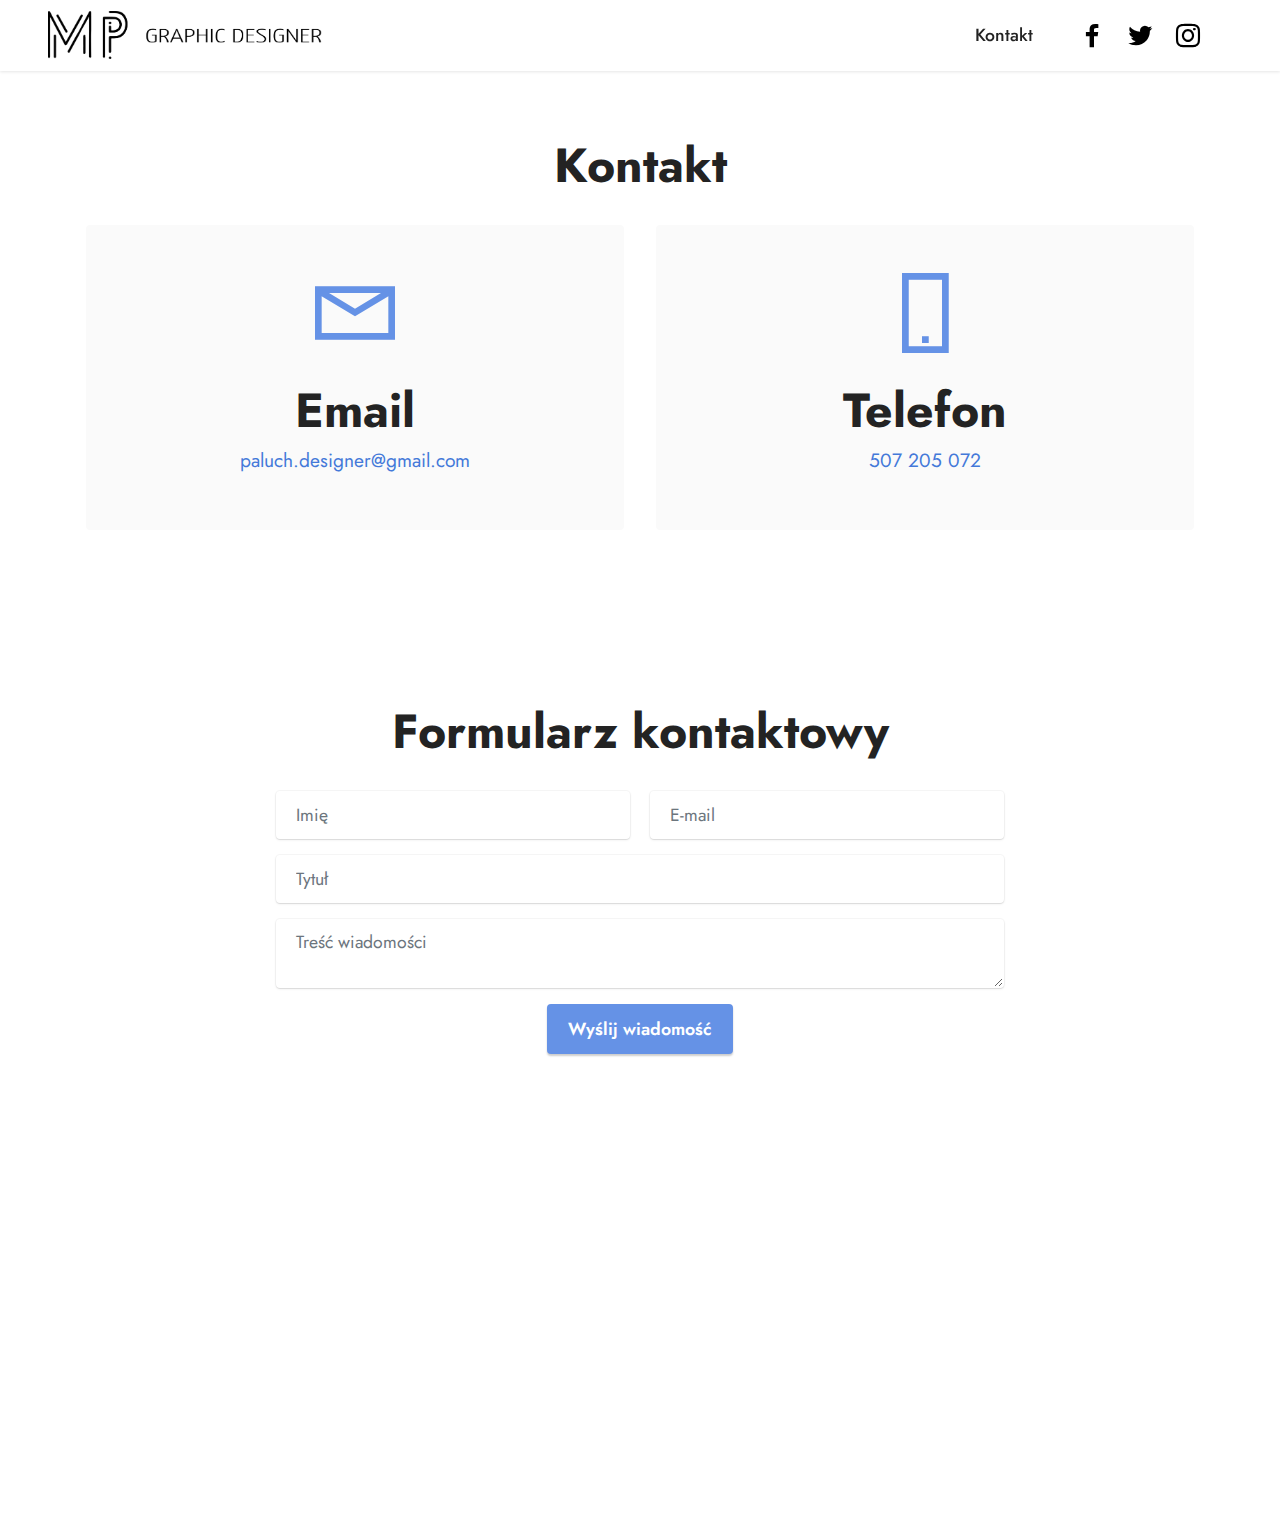
<file: page2.html>
<!DOCTYPE html>
<html  >
<head>
  <!-- Site made with Mobirise Website Builder v5.6.13, https://mobirise.com -->
  <meta charset="UTF-8">
  <meta http-equiv="X-UA-Compatible" content="IE=edge">
  <meta name="generator" content="Mobirise v5.6.13, mobirise.com">
  <meta name="twitter:card" content="summary_large_image"/>
  <meta name="twitter:image:src" content="">
  <meta property="og:image" content="">
  <meta name="twitter:title" content="Kontakt">
  <meta name="viewport" content="width=device-width, initial-scale=1, minimum-scale=1">
  <link rel="shortcut icon" href="assets/images/img-2691.png" type="image/x-icon">
  <meta name="description" content="">
  
  
  <title>Kontakt</title>
  <link rel="stylesheet" href="assets/web/assets/mobirise-icons2/mobirise2.css">
  <link rel="stylesheet" href="assets/bootstrap/css/bootstrap.min.css">
  <link rel="stylesheet" href="assets/bootstrap/css/bootstrap-grid.min.css">
  <link rel="stylesheet" href="assets/bootstrap/css/bootstrap-reboot.min.css">
  <link rel="stylesheet" href="assets/animatecss/animate.css">
  <link rel="stylesheet" href="assets/dropdown/css/style.css">
  <link rel="stylesheet" href="assets/socicon/css/styles.css">
  <link rel="stylesheet" href="assets/theme/css/style.css">
  <link rel="preload" href="https://fonts.googleapis.com/css?family=Jost:100,200,300,400,500,600,700,800,900,100i,200i,300i,400i,500i,600i,700i,800i,900i&display=swap" as="style" onload="this.onload=null;this.rel='stylesheet'">
  <noscript><link rel="stylesheet" href="https://fonts.googleapis.com/css?family=Jost:100,200,300,400,500,600,700,800,900,100i,200i,300i,400i,500i,600i,700i,800i,900i&display=swap"></noscript>
  <link rel="preload" as="style" href="assets/mobirise/css/mbr-additional.css"><link rel="stylesheet" href="assets/mobirise/css/mbr-additional.css" type="text/css">
  
  
  
  
</head>
<body>
  
  <section data-bs-version="5.1" class="menu menu3 cid-tnsOmHPYHA" once="menu" id="menu3-a">
    
    <nav class="navbar navbar-dropdown navbar-fixed-top navbar-expand-lg">
        <div class="container-fluid">
            <div class="navbar-brand">
                <span class="navbar-logo">
                    <a href="index.html">
                        <img src="assets/images/bez-nazwy-10.png" alt="Mobirise Website Builder" style="height: 3rem;">
                    </a>
                </span>
                <span class="navbar-caption-wrap"><a class="navbar-caption text-black display-7" href="https://mobiri.se"></a></span>
            </div>
            <button class="navbar-toggler" type="button" data-toggle="collapse" data-bs-toggle="collapse" data-target="#navbarSupportedContent" data-bs-target="#navbarSupportedContent" aria-controls="navbarNavAltMarkup" aria-expanded="false" aria-label="Toggle navigation">
                <div class="hamburger">
                    <span></span>
                    <span></span>
                    <span></span>
                    <span></span>
                </div>
            </button>
            <div class="collapse navbar-collapse" id="navbarSupportedContent">
                <ul class="navbar-nav nav-dropdown nav-right" data-app-modern-menu="true"><li class="nav-item"><a class="nav-link link text-black text-primary display-4" href="page2.html#contacts1-c">Kontakt</a>
                    </li></ul>
                <div class="icons-menu">
                    <a class="iconfont-wrapper" href="https://mobiri.se" target="_blank">
                        <span class="p-2 mbr-iconfont socicon-facebook socicon"></span>
                    </a>
                    <a class="iconfont-wrapper" href="https://mobiri.se" target="_blank">
                        <span class="p-2 mbr-iconfont socicon-twitter socicon"></span>
                    </a>
                    <a class="iconfont-wrapper" href="https://www.instagram.com/paluchdesigner/" target="_blank">
                        <span class="p-2 mbr-iconfont socicon-instagram socicon"></span>
                    </a>
                    
                </div>
                
            </div>
        </div>
    </nav>
</section>

<section data-bs-version="5.1" class="contacts1 cid-tntIyEHLnj" id="contacts1-c">

    

    
    
    <div class="container">
        <div class="mbr-section-head">
            <h3 class="mbr-section-title mbr-fonts-style align-center mb-0 display-2">
                <strong>Kontakt</strong></h3>
            
        </div>
        <div class="row justify-content-center mt-4">
            <div class="card col-12 col-lg-6">
                <div class="card-wrapper">
                    <div class="card-box align-center">
                        <div class="image-wrapper">
                            <span class="mbr-iconfont mobi-mbri-letter mobi-mbri"></span>
                        </div>
                        <h4 class="card-title mbr-fonts-style mb-2 display-2">
                            <strong>Email</strong>
                        </h4>
                        
                        <h5 class="link mbr-fonts-style display-7">paluch.designer@gmail.com</h5>
                    </div>
                </div>
            </div>
            <div class="card col-12 col-lg-6">
                <div class="card-wrapper">
                    <div class="card-box align-center">
                        <div class="image-wrapper">
                            <span class="mbr-iconfont mobi-mbri-mobile-2 mobi-mbri"></span>
                        </div>
                        <h4 class="card-title mbr-fonts-style align-center mb-2 display-2">
                            <strong>Telefon</strong></h4>
                        
                        <h5 class="link mbr-black mbr-fonts-style display-7">507 205 072</h5>
                    </div>
                </div>
            </div>
        </div>
    </div>
</section>

<section data-bs-version="5.1" class="form5 cid-tntIEHZ7g5" id="form5-e">
    
    
    <div class="container">
        <div class="mbr-section-head">
            <h3 class="mbr-section-title mbr-fonts-style align-center mb-0 display-2"><strong>Formularz kontaktowy</strong></h3>
            
        </div>
        <div class="row justify-content-center mt-4">
            <div class="col-lg-8 mx-auto mbr-form" data-form-type="formoid">
                <form action="https://mobirise.eu/" method="POST" class="mbr-form form-with-styler" data-form-title="Form Name"><input type="hidden" name="email" data-form-email="true" value="Qz5cJ9AJB/MJViIzBq75wXOx7b7gzWIVj/lOhvgysTzjVodo73r20gzk9IUYNxVK3yX9zEfoElKLralO9yetAermlxoStSiosa1Gla/+jUmXhYyeUGuuLJRRajphssEu">
                    <div class="row">
                        <div hidden="hidden" data-form-alert="" class="alert alert-success col-12">Thanks for filling out the form!</div>
                        <div hidden="hidden" data-form-alert-danger="" class="alert alert-danger col-12">
                            Oops...! some problem!
                        </div>
                    </div>
                    <div class="dragArea row">
                        <div class="col-md col-sm-12 form-group mb-3" data-for="name">
                            <input type="text" name="name" placeholder="Imię" data-form-field="name" class="form-control" value="" id="name-form5-e">
                        </div>
                        <div class="col-md col-sm-12 form-group mb-3" data-for="email">
                            <input type="email" name="email" placeholder="E-mail" data-form-field="email" class="form-control" value="" id="email-form5-e">
                        </div>
                        <div class="col-12 form-group mb-3" data-for="url">
                            <input type="url" name="url" placeholder="Tytuł" data-form-field="url" class="form-control" value="" id="url-form5-e">
                        </div>
                        <div class="col-12 form-group mb-3" data-for="textarea">
                            <textarea name="textarea" placeholder="Treść wiadomości" data-form-field="textarea" class="form-control" id="textarea-form5-e"></textarea>
                        </div>
                        <div class="col-lg-12 col-md-12 col-sm-12 align-center mbr-section-btn"><button type="submit" class="btn btn-primary display-4">Wyślij wiadomość</button></div>
                    </div>
                </form>
            </div>
        </div>
    </div>
</section>

<section data-bs-version="5.1" class="social1 cid-tntIzzeFGF" id="share1-d">
    
    

    
    

    <div class="container">
        <div class="media-container-row">
            <div class="col-12">
                <h3 class="mbr-section-title mb-3 align-center mbr-fonts-style display-2">
                    <strong>Udostępnij</strong></h3>
                <div>
                    <div class="mbr-social-likes align-center">
                        <span class="btn btn-social socicon-bg-facebook facebook m-2">
                            <i class="socicon socicon-facebook"></i>
                        </span>
                        <span class="btn btn-social twitter socicon-bg-twitter m-2">
                            <i class="socicon socicon-twitter"></i>
                        </span>
                        <span class="btn btn-social vkontakte socicon-bg-vkontakte m-2">
                            <i class="socicon socicon-vkontakte"></i>
                        </span>
                        <span class="btn btn-social odnoklassniki socicon-bg-odnoklassniki m-2">
                            <i class="socicon socicon-odnoklassniki"></i>
                        </span>
                        <span class="btn btn-social pinterest socicon-bg-pinterest m-2">
                            <i class="socicon socicon-pinterest"></i>
                        </span>
                        <span class="btn btn-social mailru socicon-bg-mail m-2">
                            <i class="socicon socicon-mail"></i>
                        </span>
                    </div>
                </div>
            </div>
        </div>
    </div>
</section><section class="display-7" style="padding: 0;align-items: center;justify-content: center;flex-wrap: wrap;    align-content: center;display: flex;position: relative;height: 4rem;"><a href="https://mobiri.se/" style="flex: 1 1;height: 4rem;position: absolute;width: 100%;z-index: 1;"><img alt="" style="height: 4rem;" src="[data-uri]"></a><p style="margin: 0;text-align: center;" class="display-7">Made with &#8204;</p><a style="z-index:1" href="https://mobirise.com"> Website Software</a></section><script src="assets/bootstrap/js/bootstrap.bundle.min.js"></script>  <script src="assets/smoothscroll/smooth-scroll.js"></script>  <script src="assets/ytplayer/index.js"></script>  <script src="assets/dropdown/js/navbar-dropdown.js"></script>  <script src="assets/sociallikes/social-likes.js"></script>  <script src="assets/theme/js/script.js"></script>  <script src="assets/formoid/formoid.min.js"></script>  
  
  
  <input name="animation" type="hidden">
  </body>
</html>
</file>
<file: assets/web/assets/mobirise-icons2/mobirise2.css>
@font-face {
  font-family: 'Moririse2';
  font-display: swap;
  src:  url('mobirise2.eot?f2bix4');
  src:  url('mobirise2.eot?f2bix4#iefix') format('embedded-opentype'),
    url('mobirise2.ttf?f2bix4') format('truetype'),
    url('mobirise2.woff?f2bix4') format('woff'),
    url('mobirise2.svg?f2bix4#mobirise2') format('svg');
  font-weight: normal;
  font-style: normal;
}

[class^="mobi-"], [class*=" mobi-"] {
  /* use !important to prevent issues with browser extensions that change fonts */
  font-family: 'Moririse2' !important;
  speak: none;
  font-style: normal;
  font-weight: normal;
  font-variant: normal;
  text-transform: none;
  line-height: 1;

  /* Better Font Rendering =========== */
  -webkit-font-smoothing: antialiased;
  -moz-osx-font-smoothing: grayscale;
}

.mobi-mbri-add-submenu:before {
  content: "\e900";
}
.mobi-mbri-alert:before {
  content: "\e901";
}
.mobi-mbri-align-center:before {
  content: "\e902";
}
.mobi-mbri-align-justify:before {
  content: "\e903";
}
.mobi-mbri-align-left:before {
  content: "\e904";
}
.mobi-mbri-align-right:before {
  content: "\e905";
}
.mobi-mbri-android:before {
  content: "\e906";
}
.mobi-mbri-apple:before {
  content: "\e907";
}
.mobi-mbri-arrow-down:before {
  content: "\e908";
}
.mobi-mbri-arrow-next:before {
  content: "\e909";
}
.mobi-mbri-arrow-prev:before {
  content: "\e90a";
}
.mobi-mbri-arrow-up:before {
  content: "\e90b";
}
.mobi-mbri-bold:before {
  content: "\e90c";
}
.mobi-mbri-bookmark:before {
  content: "\e90d";
}
.mobi-mbri-bootstrap:before {
  content: "\e90e";
}
.mobi-mbri-briefcase:before {
  content: "\e90f";
}
.mobi-mbri-browse:before {
  content: "\e910";
}
.mobi-mbri-bulleted-list:before {
  content: "\e911";
}
.mobi-mbri-calendar:before {
  content: "\e912";
}
.mobi-mbri-camera:before {
  content: "\e913";
}
.mobi-mbri-cart-add:before {
  content: "\e914";
}
.mobi-mbri-cart-full:before {
  content: "\e915";
}
.mobi-mbri-cash:before {
  content: "\e916";
}
.mobi-mbri-change-style:before {
  content: "\e917";
}
.mobi-mbri-chat:before {
  content: "\e918";
}
.mobi-mbri-clock:before {
  content: "\e919";
}
.mobi-mbri-close:before {
  content: "\e91a";
}
.mobi-mbri-cloud:before {
  content: "\e91b";
}
.mobi-mbri-code:before {
  content: "\e91c";
}
.mobi-mbri-contact-form:before {
  content: "\e91d";
}
.mobi-mbri-credit-card:before {
  content: "\e91e";
}
.mobi-mbri-cursor-click:before {
  content: "\e91f";
}
.mobi-mbri-cust-feedback:before {
  content: "\e920";
}
.mobi-mbri-database:before {
  content: "\e921";
}
.mobi-mbri-delivery:before {
  content: "\e922";
}
.mobi-mbri-desktop:before {
  content: "\e923";
}
.mobi-mbri-devices:before {
  content: "\e924";
}
.mobi-mbri-down:before {
  content: "\e925";
}
.mobi-mbri-download-2:before {
  content: "\e926";
}
.mobi-mbri-download:before {
  content: "\e927";
}
.mobi-mbri-drag-n-drop-2:before {
  content: "\e928";
}
.mobi-mbri-drag-n-drop:before {
  content: "\e929";
}
.mobi-mbri-edit-2:before {
  content: "\e92a";
}
.mobi-mbri-edit:before {
  content: "\e92b";
}
.mobi-mbri-error:before {
  content: "\e92c";
}
.mobi-mbri-extension:before {
  content: "\e92d";
}
.mobi-mbri-features:before {
  content: "\e92e";
}
.mobi-mbri-file:before {
  content: "\e92f";
}
.mobi-mbri-flag:before {
  content: "\e930";
}
.mobi-mbri-folder:before {
  content: "\e931";
}
.mobi-mbri-gift:before {
  content: "\e932";
}
.mobi-mbri-github:before {
  content: "\e933";
}
.mobi-mbri-globe-2:before {
  content: "\e934";
}
.mobi-mbri-globe:before {
  content: "\e935";
}
.mobi-mbri-growing-chart:before {
  content: "\e936";
}
.mobi-mbri-hearth:before {
  content: "\e937";
}
.mobi-mbri-help:before {
  content: "\e938";
}
.mobi-mbri-home:before {
  content: "\e939";
}
.mobi-mbri-hot-cup:before {
  content: "\e93a";
}
.mobi-mbri-idea:before {
  content: "\e93b";
}
.mobi-mbri-image-gallery:before {
  content: "\e93c";
}
.mobi-mbri-image-slider:before {
  content: "\e93d";
}
.mobi-mbri-info:before {
  content: "\e93e";
}
.mobi-mbri-italic:before {
  content: "\e93f";
}
.mobi-mbri-key:before {
  content: "\e940";
}
.mobi-mbri-laptop:before {
  content: "\e941";
}
.mobi-mbri-layers:before {
  content: "\e942";
}
.mobi-mbri-left-right:before {
  content: "\e943";
}
.mobi-mbri-left:before {
  content: "\e944";
}
.mobi-mbri-letter:before {
  content: "\e945";
}
.mobi-mbri-like:before {
  content: "\e946";
}
.mobi-mbri-link:before {
  content: "\e947";
}
.mobi-mbri-lock:before {
  content: "\e948";
}
.mobi-mbri-login:before {
  content: "\e949";
}
.mobi-mbri-logout:before {
  content: "\e94a";
}
.mobi-mbri-magic-stick:before {
  content: "\e94b";
}
.mobi-mbri-map-pin:before {
  content: "\e94c";
}
.mobi-mbri-menu:before {
  content: "\e94d";
}
.mobi-mbri-mobile-2:before {
  content: "\e94e";
}
.mobi-mbri-mobile-horizontal:before {
  content: "\e94f";
}
.mobi-mbri-mobile:before {
  content: "\e950";
}
.mobi-mbri-mobirise:before {
  content: "\e951";
}
.mobi-mbri-more-horizontal:before {
  content: "\e952";
}
.mobi-mbri-more-vertical:before {
  content: "\e953";
}
.mobi-mbri-music:before {
  content: "\e954";
}
.mobi-mbri-new-file:before {
  content: "\e955";
}
.mobi-mbri-numbered-list:before {
  content: "\e956";
}
.mobi-mbri-opened-folder:before {
  content: "\e957";
}
.mobi-mbri-pages:before {
  content: "\e958";
}
.mobi-mbri-paper-plane:before {
  content: "\e959";
}
.mobi-mbri-paperclip:before {
  content: "\e95a";
}
.mobi-mbri-phone:before {
  content: "\e95b";
}
.mobi-mbri-photo:before {
  content: "\e95c";
}
.mobi-mbri-photos:before {
  content: "\e95d";
}
.mobi-mbri-pin:before {
  content: "\e95e";
}
.mobi-mbri-play:before {
  content: "\e95f";
}
.mobi-mbri-plus:before {
  content: "\e960";
}
.mobi-mbri-preview:before {
  content: "\e961";
}
.mobi-mbri-print:before {
  content: "\e962";
}
.mobi-mbri-protect:before {
  content: "\e963";
}
.mobi-mbri-question:before {
  content: "\e964";
}
.mobi-mbri-quote-left:before {
  content: "\e965";
}
.mobi-mbri-quote-right:before {
  content: "\e966";
}
.mobi-mbri-redo:before {
  content: "\e967";
}
.mobi-mbri-refresh:before {
  content: "\e968";
}
.mobi-mbri-responsive-2:before {
  content: "\e969";
}
.mobi-mbri-responsive:before {
  content: "\e96a";
}
.mobi-mbri-right:before {
  content: "\e96b";
}
.mobi-mbri-rocket:before {
  content: "\e96c";
}
.mobi-mbri-sad-face:before {
  content: "\e96d";
}
.mobi-mbri-sale:before {
  content: "\e96e";
}
.mobi-mbri-save:before {
  content: "\e96f";
}
.mobi-mbri-search:before {
  content: "\e970";
}
.mobi-mbri-setting-2:before {
  content: "\e971";
}
.mobi-mbri-setting-3:before {
  content: "\e972";
}
.mobi-mbri-setting:before {
  content: "\e973";
}
.mobi-mbri-share:before {
  content: "\e974";
}
.mobi-mbri-shopping-bag:before {
  content: "\e975";
}
.mobi-mbri-shopping-basket:before {
  content: "\e976";
}
.mobi-mbri-shopping-cart:before {
  content: "\e977";
}
.mobi-mbri-sites:before {
  content: "\e978";
}
.mobi-mbri-smile-face:before {
  content: "\e979";
}
.mobi-mbri-speed:before {
  content: "\e97a";
}
.mobi-mbri-star:before {
  content: "\e97b";
}
.mobi-mbri-success:before {
  content: "\e97c";
}
.mobi-mbri-sun:before {
  content: "\e97d";
}
.mobi-mbri-sun2:before {
  content: "\e97e";
}
.mobi-mbri-tablet-vertical:before {
  content: "\e97f";
}
.mobi-mbri-tablet:before {
  content: "\e980";
}
.mobi-mbri-target:before {
  content: "\e981";
}
.mobi-mbri-timer:before {
  content: "\e982";
}
.mobi-mbri-to-ftp:before {
  content: "\e983";
}
.mobi-mbri-to-local-drive:before {
  content: "\e984";
}
.mobi-mbri-touch-swipe:before {
  content: "\e985";
}
.mobi-mbri-touch:before {
  content: "\e986";
}
.mobi-mbri-trash:before {
  content: "\e987";
}
.mobi-mbri-underline:before {
  content: "\e988";
}
.mobi-mbri-undo:before {
  content: "\e989";
}
.mobi-mbri-unlink:before {
  content: "\e98a";
}
.mobi-mbri-unlock:before {
  content: "\e98b";
}
.mobi-mbri-up-down:before {
  content: "\e98c";
}
.mobi-mbri-up:before {
  content: "\e98d";
}
.mobi-mbri-update:before {
  content: "\e98e";
}
.mobi-mbri-upload-2:before {
  content: "\e98f";
}
.mobi-mbri-upload:before {
  content: "\e990";
}
.mobi-mbri-user-2:before {
  content: "\e991";
}
.mobi-mbri-user:before {
  content: "\e992";
}
.mobi-mbri-users:before {
  content: "\e993";
}
.mobi-mbri-video-play:before {
  content: "\e994";
}
.mobi-mbri-video:before {
  content: "\e995";
}
.mobi-mbri-watch:before {
  content: "\e996";
}
.mobi-mbri-website-theme-2:before {
  content: "\e997";
}
.mobi-mbri-website-theme:before {
  content: "\e998";
}
.mobi-mbri-wifi:before {
  content: "\e999";
}
.mobi-mbri-windows:before {
  content: "\e99a";
}
.mobi-mbri-zoom-in:before {
  content: "\e99b";
}
.mobi-mbri-zoom-out:before {
  content: "\e99c";
}
</file>
<file: assets/dropdown/css/style.css>
.navbar-dropdown {
  left: 0;
  padding: 0;
  position: absolute;
  right: 0;
  top: 0;
  transition: all 0.45s ease;
  z-index: 1030;
  background: #282828; }
  .navbar-dropdown .navbar-logo {
    margin-right: 0.8rem;
    transition: margin 0.3s ease-in-out;
    vertical-align: middle; }
    .navbar-dropdown .navbar-logo img {
      height: 3.125rem;
      transition: all 0.3s ease-in-out; }
    .navbar-dropdown .navbar-logo.mbr-iconfont {
      font-size: 3.125rem;
      line-height: 3.125rem; }
  .navbar-dropdown .navbar-caption {
    font-weight: 700;
    white-space: normal;
    vertical-align: -4px;
    line-height: 3.125rem !important; }
    .navbar-dropdown .navbar-caption, .navbar-dropdown .navbar-caption:hover {
      color: inherit;
      text-decoration: none; }
  .navbar-dropdown .mbr-iconfont + .navbar-caption {
    vertical-align: -1px; }
  .navbar-dropdown.navbar-fixed-top {
    position: fixed; }
  .navbar-dropdown .navbar-brand span {
    vertical-align: -4px; }
  .navbar-dropdown.bg-color.transparent {
    background: none; }
  .navbar-dropdown.navbar-short .navbar-brand {
    padding: 0.625rem 0; }
    .navbar-dropdown.navbar-short .navbar-brand span {
      vertical-align: -1px; }
  .navbar-dropdown.navbar-short .navbar-caption {
    line-height: 2.375rem !important;
    vertical-align: -2px; }
  .navbar-dropdown.navbar-short .navbar-logo {
    margin-right: 0.5rem; }
    .navbar-dropdown.navbar-short .navbar-logo img {
      height: 2.375rem; }
    .navbar-dropdown.navbar-short .navbar-logo.mbr-iconfont {
      font-size: 2.375rem;
      line-height: 2.375rem; }
  .navbar-dropdown.navbar-short .mbr-table-cell {
    height: 3.625rem; }
  .navbar-dropdown .navbar-close {
    left: 0.6875rem;
    position: fixed;
    top: 0.75rem;
    z-index: 1000; }
  .navbar-dropdown .hamburger-icon {
    content: "";
    display: inline-block;
    vertical-align: middle;
    width: 16px;
    -webkit-box-shadow: 0 -6px 0 1px #282828,0 0 0 1px #282828,0 6px 0 1px #282828;
    -moz-box-shadow: 0 -6px 0 1px #282828,0 0 0 1px #282828,0 6px 0 1px #282828;
    box-shadow: 0 -6px 0 1px #282828,0 0 0 1px #282828,0 6px 0 1px #282828; }

.dropdown-menu .dropdown-toggle[data-toggle="dropdown-submenu"]::after {
  border-bottom: 0.35em solid transparent;
  border-left: 0.35em solid;
  border-right: 0;
  border-top: 0.35em solid transparent;
  margin-left: 0.3rem; }

.dropdown-menu .dropdown-item:focus {
  outline: 0; }

.nav-dropdown {
  font-size: 0.75rem;
  font-weight: 500;
  height: auto !important; }
  .nav-dropdown .nav-btn {
    padding-left: 1rem; }
  .nav-dropdown .link {
    margin: .667em 1.667em;
    font-weight: 500;
    padding: 0;
    transition: color .2s ease-in-out; }
    .nav-dropdown .link.dropdown-toggle {
      margin-right: 2.583em; }
      .nav-dropdown .link.dropdown-toggle::after {
        margin-left: .25rem;
        border-top: 0.35em solid;
        border-right: 0.35em solid transparent;
        border-left: 0.35em solid transparent;
        border-bottom: 0; }
      .nav-dropdown .link.dropdown-toggle[aria-expanded="true"] {
        margin: 0;
        padding: 0.667em 3.263em  0.667em 1.667em; }
  .nav-dropdown .link::after,
  .nav-dropdown .dropdown-item::after {
    color: inherit; }
  .nav-dropdown .btn {
    font-size: 0.75rem;
    font-weight: 700;
    letter-spacing: 0;
    margin-bottom: 0;
    padding-left: 1.25rem;
    padding-right: 1.25rem; }
  .nav-dropdown .dropdown-menu {
    border-radius: 0;
    border: 0;
    left: 0;
    margin: 0;
    padding-bottom: 1.25rem;
    padding-top: 1.25rem;
    position: relative; }
  .nav-dropdown .dropdown-submenu {
    margin-left: 0.125rem;
    top: 0; }
  .nav-dropdown .dropdown-item {
    font-weight: 500;
    line-height: 2;
    padding: 0.3846em 4.615em 0.3846em 1.5385em;
    position: relative;
    transition: color .2s ease-in-out, background-color .2s ease-in-out; }
    .nav-dropdown .dropdown-item::after {
      margin-top: -0.3077em;
      position: absolute;
      right: 1.1538em;
      top: 50%; }
    .nav-dropdown .dropdown-item:focus, .nav-dropdown .dropdown-item:hover {
      background: none; }

@media (max-width: 767px) {
  .nav-dropdown.navbar-toggleable-sm {
    bottom: 0;
    display: none;
    left: 0;
    overflow-x: hidden;
    position: fixed;
    top: 0;
    transform: translateX(-100%);
    -ms-transform: translateX(-100%);
    -webkit-transform: translateX(-100%);
    width: 18.75rem;
    z-index: 999; } }
.nav-dropdown.navbar-toggleable-xl {
  bottom: 0;
  display: none;
  left: 0;
  overflow-x: hidden;
  position: fixed;
  top: 0;
  transform: translateX(-100%);
  -ms-transform: translateX(-100%);
  -webkit-transform: translateX(-100%);
  width: 18.75rem;
  z-index: 999; }

.nav-dropdown-sm {
  display: block !important;
  overflow-x: hidden;
  overflow: auto;
  padding-top: 3.875rem; }
  .nav-dropdown-sm::after {
    content: "";
    display: block;
    height: 3rem;
    width: 100%; }
  .nav-dropdown-sm.collapse.in ~ .navbar-close {
    display: block !important; }
  .nav-dropdown-sm.collapsing, .nav-dropdown-sm.collapse.in {
    transform: translateX(0);
    -ms-transform: translateX(0);
    -webkit-transform: translateX(0);
    transition: all 0.25s ease-out;
    -webkit-transition: all 0.25s ease-out;
    background: #282828; }
  .nav-dropdown-sm.collapsing[aria-expanded="false"] {
    transform: translateX(-100%);
    -ms-transform: translateX(-100%);
    -webkit-transform: translateX(-100%); }
  .nav-dropdown-sm .nav-item {
    display: block;
    margin-left: 0 !important;
    padding-left: 0; }
  .nav-dropdown-sm .link,
  .nav-dropdown-sm .dropdown-item {
    border-top: 1px dotted rgba(255, 255, 255, 0.1);
    font-size: 0.8125rem;
    line-height: 1.6;
    margin: 0 !important;
    padding: 0.875rem 2.4rem 0.875rem 1.5625rem !important;
    position: relative;
    white-space: normal; }
    .nav-dropdown-sm .link:focus, .nav-dropdown-sm .link:hover,
    .nav-dropdown-sm .dropdown-item:focus,
    .nav-dropdown-sm .dropdown-item:hover {
      background: rgba(0, 0, 0, 0.2) !important;
      color: #c0a375; }
  .nav-dropdown-sm .nav-btn {
    position: relative;
    padding: 1.5625rem 1.5625rem 0 1.5625rem; }
    .nav-dropdown-sm .nav-btn::before {
      border-top: 1px dotted rgba(255, 255, 255, 0.1);
      content: "";
      left: 0;
      position: absolute;
      top: 0;
      width: 100%; }
    .nav-dropdown-sm .nav-btn + .nav-btn {
      padding-top: 0.625rem; }
      .nav-dropdown-sm .nav-btn + .nav-btn::before {
        display: none; }
  .nav-dropdown-sm .btn {
    padding: 0.625rem 0; }
  .nav-dropdown-sm .dropdown-toggle[data-toggle="dropdown-submenu"]::after {
    margin-left: .25rem;
    border-top: 0.35em solid;
    border-right: 0.35em solid transparent;
    border-left: 0.35em solid transparent;
    border-bottom: 0; }
  .nav-dropdown-sm .dropdown-toggle[data-toggle="dropdown-submenu"][aria-expanded="true"]::after {
    border-top: 0;
    border-right: 0.35em solid transparent;
    border-left: 0.35em solid transparent;
    border-bottom: 0.35em solid; }
  .nav-dropdown-sm .dropdown-menu {
    margin: 0;
    padding: 0;
    position: relative;
    top: 0;
    left: 0;
    width: 100%;
    border: 0;
    float: none;
    border-radius: 0;
    background: none; }
  .nav-dropdown-sm .dropdown-submenu {
    left: 100%;
    margin-left: 0.125rem;
    margin-top: -1.25rem;
    top: 0; }

.navbar-toggleable-sm .nav-dropdown .dropdown-menu {
  position: absolute; }

.navbar-toggleable-sm .nav-dropdown .dropdown-submenu {
  left: 100%;
  margin-left: 0.125rem;
  margin-top: -1.25rem;
  top: 0; }

.navbar-toggleable-sm.opened .nav-dropdown .dropdown-menu {
  position: relative; }

.navbar-toggleable-sm.opened .nav-dropdown .dropdown-submenu {
  left: 0;
  margin-left: 00rem;
  margin-top: 0rem;
  top: 0; }

.is-builder .nav-dropdown.collapsing {
  transition: none !important; }
</file>
<file: assets/socicon/css/styles.css>
@charset "UTF-8";

@font-face {
  font-family: 'Socicon';
  src:  url('../fonts/socicon.eot');
  src:  url('../fonts/socicon.eot?#iefix') format('embedded-opentype'),
    url('../fonts/socicon.woff2') format('woff2'),
    url('../fonts/socicon.ttf') format('truetype'),
    url('../fonts/socicon.woff') format('woff'),
    url('../fonts/socicon.svg#socicon') format('svg');
  font-weight: normal;
  font-style: normal;
  font-display: swap;
}

[data-icon]:before {
  font-family: "socicon" !important;
  content: attr(data-icon);
  font-style: normal !important;
  font-weight: normal !important;
  font-variant: normal !important;
  text-transform: none !important;
  speak: none;
  line-height: 1;
  -webkit-font-smoothing: antialiased;
  -moz-osx-font-smoothing: grayscale;
}

[class^="socicon-"], [class*=" socicon-"] {
  /* use !important to prevent issues with browser extensions that change fonts */
  font-family: 'Socicon' !important;
  speak: none;
  font-style: normal;
  font-weight: normal;
  font-variant: normal;
  text-transform: none;
  line-height: 1;

  /* Better Font Rendering =========== */
  -webkit-font-smoothing: antialiased;
  -moz-osx-font-smoothing: grayscale;
}

.socicon-eitaa:before {
  content: "\e97c";
}
.socicon-soroush:before {
  content: "\e97d";
}
.socicon-bale:before {
  content: "\e97e";
}
.socicon-zazzle:before {
  content: "\e97b";
}
.socicon-society6:before {
  content: "\e97a";
}
.socicon-redbubble:before {
  content: "\e979";
}
.socicon-avvo:before {
  content: "\e978";
}
.socicon-stitcher:before {
  content: "\e977";
}
.socicon-googlehangouts:before {
  content: "\e974";
}
.socicon-dlive:before {
  content: "\e975";
}
.socicon-vsco:before {
  content: "\e976";
}
.socicon-flipboard:before {
  content: "\e973";
}
.socicon-ubuntu:before {
  content: "\e958";
}
.socicon-artstation:before {
  content: "\e959";
}
.socicon-invision:before {
  content: "\e95a";
}
.socicon-torial:before {
  content: "\e95b";
}
.socicon-collectorz:before {
  content: "\e95c";
}
.socicon-seenthis:before {
  content: "\e95d";
}
.socicon-googleplaymusic:before {
  content: "\e95e";
}
.socicon-debian:before {
  content: "\e95f";
}
.socicon-filmfreeway:before {
  content: "\e960";
}
.socicon-gnome:before {
  content: "\e961";
}
.socicon-itchio:before {
  content: "\e962";
}
.socicon-jamendo:before {
  content: "\e963";
}
.socicon-mix:before {
  content: "\e964";
}
.socicon-sharepoint:before {
  content: "\e965";
}
.socicon-tinder:before {
  content: "\e966";
}
.socicon-windguru:before {
  content: "\e967";
}
.socicon-cdbaby:before {
  content: "\e968";
}
.socicon-elementaryos:before {
  content: "\e969";
}
.socicon-stage32:before {
  content: "\e96a";
}
.socicon-tiktok:before {
  content: "\e96b";
}
.socicon-gitter:before {
  content: "\e96c";
}
.socicon-letterboxd:before {
  content: "\e96d";
}
.socicon-threema:before {
  content: "\e96e";
}
.socicon-splice:before {
  content: "\e96f";
}
.socicon-metapop:before {
  content: "\e970";
}
.socicon-naver:before {
  content: "\e971";
}
.socicon-remote:before {
  content: "\e972";
}
.socicon-internet:before {
  content: "\e957";
}
.socicon-moddb:before {
  content: "\e94b";
}
.socicon-indiedb:before {
  content: "\e94c";
}
.socicon-traxsource:before {
  content: "\e94d";
}
.socicon-gamefor:before {
  content: "\e94e";
}
.socicon-pixiv:before {
  content: "\e94f";
}
.socicon-myanimelist:before {
  content: "\e950";
}
.socicon-blackberry:before {
  content: "\e951";
}
.socicon-wickr:before {
  content: "\e952";
}
.socicon-spip:before {
  content: "\e953";
}
.socicon-napster:before {
  content: "\e954";
}
.socicon-beatport:before {
  content: "\e955";
}
.socicon-hackerone:before {
  content: "\e956";
}
.socicon-hackernews:before {
  content: "\e946";
}
.socicon-smashwords:before {
  content: "\e947";
}
.socicon-kobo:before {
  content: "\e948";
}
.socicon-bookbub:before {
  content: "\e949";
}
.socicon-mailru:before {
  content: "\e94a";
}
.socicon-gitlab:before {
  content: "\e945";
}
.socicon-instructables:before {
  content: "\e944";
}
.socicon-portfolio:before {
  content: "\e943";
}
.socicon-codered:before {
  content: "\e940";
}
.socicon-origin:before {
  content: "\e941";
}
.socicon-nextdoor:before {
  content: "\e942";
}
.socicon-udemy:before {
  content: "\e93f";
}
.socicon-livemaster:before {
  content: "\e93e";
}
.socicon-crunchbase:before {
  content: "\e93b";
}
.socicon-homefy:before {
  content: "\e93c";
}
.socicon-calendly:before {
  content: "\e93d";
}
.socicon-realtor:before {
  content: "\e90f";
}
.socicon-tidal:before {
  content: "\e910";
}
.socicon-qobuz:before {
  content: "\e911";
}
.socicon-natgeo:before {
  content: "\e912";
}
.socicon-mastodon:before {
  content: "\e913";
}
.socicon-unsplash:before {
  content: "\e914";
}
.socicon-homeadvisor:before {
  content: "\e915";
}
.socicon-angieslist:before {
  content: "\e916";
}
.socicon-codepen:before {
  content: "\e917";
}
.socicon-slack:before {
  content: "\e918";
}
.socicon-openaigym:before {
  content: "\e919";
}
.socicon-logmein:before {
  content: "\e91a";
}
.socicon-fiverr:before {
  content: "\e91b";
}
.socicon-gotomeeting:before {
  content: "\e91c";
}
.socicon-aliexpress:before {
  content: "\e91d";
}
.socicon-guru:before {
  content: "\e91e";
}
.socicon-appstore:before {
  content: "\e91f";
}
.socicon-homes:before {
  content: "\e920";
}
.socicon-zoom:before {
  content: "\e921";
}
.socicon-alibaba:before {
  content: "\e922";
}
.socicon-craigslist:before {
  content: "\e923";
}
.socicon-wix:before {
  content: "\e924";
}
.socicon-redfin:before {
  content: "\e925";
}
.socicon-googlecalendar:before {
  content: "\e926";
}
.socicon-shopify:before {
  content: "\e927";
}
.socicon-freelancer:before {
  content: "\e928";
}
.socicon-seedrs:before {
  content: "\e929";
}
.socicon-bing:before {
  content: "\e92a";
}
.socicon-doodle:before {
  content: "\e92b";
}
.socicon-bonanza:before {
  content: "\e92c";
}
.socicon-squarespace:before {
  content: "\e92d";
}
.socicon-toptal:before {
  content: "\e92e";
}
.socicon-gust:before {
  content: "\e92f";
}
.socicon-ask:before {
  content: "\e930";
}
.socicon-trulia:before {
  content: "\e931";
}
.socicon-loomly:before {
  content: "\e932";
}
.socicon-ghost:before {
  content: "\e933";
}
.socicon-upwork:before {
  content: "\e934";
}
.socicon-fundable:before {
  content: "\e935";
}
.socicon-booking:before {
  content: "\e936";
}
.socicon-googlemaps:before {
  content: "\e937";
}
.socicon-zillow:before {
  content: "\e938";
}
.socicon-niconico:before {
  content: "\e939";
}
.socicon-toneden:before {
  content: "\e93a";
}
.socicon-augment:before {
  content: "\e908";
}
.socicon-bitbucket:before {
  content: "\e909";
}
.socicon-fyuse:before {
  content: "\e90a";
}
.socicon-yt-gaming:before {
  content: "\e90b";
}
.socicon-sketchfab:before {
  content: "\e90c";
}
.socicon-mobcrush:before {
  content: "\e90d";
}
.socicon-microsoft:before {
  content: "\e90e";
}
.socicon-pandora:before {
  content: "\e907";
}
.socicon-messenger:before {
  content: "\e906";
}
.socicon-gamewisp:before {
  content: "\e905";
}
.socicon-bloglovin:before {
  content: "\e904";
}
.socicon-tunein:before {
  content: "\e903";
}
.socicon-gamejolt:before {
  content: "\e901";
}
.socicon-trello:before {
  content: "\e902";
}
.socicon-spreadshirt:before {
  content: "\e900";
}
.socicon-500px:before {
  content: "\e000";
}
.socicon-8tracks:before {
  content: "\e001";
}
.socicon-airbnb:before {
  content: "\e002";
}
.socicon-alliance:before {
  content: "\e003";
}
.socicon-amazon:before {
  content: "\e004";
}
.socicon-amplement:before {
  content: "\e005";
}
.socicon-android:before {
  content: "\e006";
}
.socicon-angellist:before {
  content: "\e007";
}
.socicon-apple:before {
  content: "\e008";
}
.socicon-appnet:before {
  content: "\e009";
}
.socicon-baidu:before {
  content: "\e00a";
}
.socicon-bandcamp:before {
  content: "\e00b";
}
.socicon-battlenet:before {
  content: "\e00c";
}
.socicon-mixer:before {
  content: "\e00d";
}
.socicon-bebee:before {
  content: "\e00e";
}
.socicon-bebo:before {
  content: "\e00f";
}
.socicon-behance:before {
  content: "\e010";
}
.socicon-blizzard:before {
  content: "\e011";
}
.socicon-blogger:before {
  content: "\e012";
}
.socicon-buffer:before {
  content: "\e013";
}
.socicon-chrome:before {
  content: "\e014";
}
.socicon-coderwall:before {
  content: "\e015";
}
.socicon-curse:before {
  content: "\e016";
}
.socicon-dailymotion:before {
  content: "\e017";
}
.socicon-deezer:before {
  content: "\e018";
}
.socicon-delicious:before {
  content: "\e019";
}
.socicon-deviantart:before {
  content: "\e01a";
}
.socicon-diablo:before {
  content: "\e01b";
}
.socicon-digg:before {
  content: "\e01c";
}
.socicon-discord:before {
  content: "\e01d";
}
.socicon-disqus:before {
  content: "\e01e";
}
.socicon-douban:before {
  content: "\e01f";
}
.socicon-draugiem:before {
  content: "\e020";
}
.socicon-dribbble:before {
  content: "\e021";
}
.socicon-drupal:before {
  content: "\e022";
}
.socicon-ebay:before {
  content: "\e023";
}
.socicon-ello:before {
  content: "\e024";
}
.socicon-endomodo:before {
  content: "\e025";
}
.socicon-envato:before {
  content: "\e026";
}
.socicon-etsy:before {
  content: "\e027";
}
.socicon-facebook:before {
  content: "\e028";
}
.socicon-feedburner:before {
  content: "\e029";
}
.socicon-filmweb:before {
  content: "\e02a";
}
.socicon-firefox:before {
  content: "\e02b";
}
.socicon-flattr:before {
  content: "\e02c";
}
.socicon-flickr:before {
  content: "\e02d";
}
.socicon-formulr:before {
  content: "\e02e";
}
.socicon-forrst:before {
  content: "\e02f";
}
.socicon-foursquare:before {
  content: "\e030";
}
.socicon-friendfeed:before {
  content: "\e031";
}
.socicon-github:before {
  content: "\e032";
}
.socicon-goodreads:before {
  content: "\e033";
}
.socicon-google:before {
  content: "\e034";
}
.socicon-googlescholar:before {
  content: "\e035";
}
.socicon-googlegroups:before {
  content: "\e036";
}
.socicon-googlephotos:before {
  content: "\e037";
}
.socicon-googleplus:before {
  content: "\e038";
}
.socicon-grooveshark:before {
  content: "\e039";
}
.socicon-hackerrank:before {
  content: "\e03a";
}
.socicon-hearthstone:before {
  content: "\e03b";
}
.socicon-hellocoton:before {
  content: "\e03c";
}
.socicon-heroes:before {
  content: "\e03d";
}
.socicon-smashcast:before {
  content: "\e03e";
}
.socicon-horde:before {
  content: "\e03f";
}
.socicon-houzz:before {
  content: "\e040";
}
.socicon-icq:before {
  content: "\e041";
}
.socicon-identica:before {
  content: "\e042";
}
.socicon-imdb:before {
  content: "\e043";
}
.socicon-instagram:before {
  content: "\e044";
}
.socicon-issuu:before {
  content: "\e045";
}
.socicon-istock:before {
  content: "\e046";
}
.socicon-itunes:before {
  content: "\e047";
}
.socicon-keybase:before {
  content: "\e048";
}
.socicon-lanyrd:before {
  content: "\e049";
}
.socicon-lastfm:before {
  content: "\e04a";
}
.socicon-line:before {
  content: "\e04b";
}
.socicon-linkedin:before {
  content: "\e04c";
}
.socicon-livejournal:before {
  content: "\e04d";
}
.socicon-lyft:before {
  content: "\e04e";
}
.socicon-macos:before {
  content: "\e04f";
}
.socicon-mail:before {
  content: "\e050";
}
.socicon-medium:before {
  content: "\e051";
}
.socicon-meetup:before {
  content: "\e052";
}
.socicon-mixcloud:before {
  content: "\e053";
}
.socicon-modelmayhem:before {
  content: "\e054";
}
.socicon-mumble:before {
  content: "\e055";
}
.socicon-myspace:before {
  content: "\e056";
}
.socicon-newsvine:before {
  content: "\e057";
}
.socicon-nintendo:before {
  content: "\e058";
}
.socicon-npm:before {
  content: "\e059";
}
.socicon-odnoklassniki:before {
  content: "\e05a";
}
.socicon-openid:before {
  content: "\e05b";
}
.socicon-opera:before {
  content: "\e05c";
}
.socicon-outlook:before {
  content: "\e05d";
}
.socicon-overwatch:before {
  content: "\e05e";
}
.socicon-patreon:before {
  content: "\e05f";
}
.socicon-paypal:before {
  content: "\e060";
}
.socicon-periscope:before {
  content: "\e061";
}
.socicon-persona:before {
  content: "\e062";
}
.socicon-pinterest:before {
  content: "\e063";
}
.socicon-play:before {
  content: "\e064";
}
.socicon-player:before {
  content: "\e065";
}
.socicon-playstation:before {
  content: "\e066";
}
.socicon-pocket:before {
  content: "\e067";
}
.socicon-qq:before {
  content: "\e068";
}
.socicon-quora:before {
  content: "\e069";
}
.socicon-raidcall:before {
  content: "\e06a";
}
.socicon-ravelry:before {
  content: "\e06b";
}
.socicon-reddit:before {
  content: "\e06c";
}
.socicon-renren:before {
  content: "\e06d";
}
.socicon-researchgate:before {
  content: "\e06e";
}
.socicon-residentadvisor:before {
  content: "\e06f";
}
.socicon-reverbnation:before {
  content: "\e070";
}
.socicon-rss:before {
  content: "\e071";
}
.socicon-sharethis:before {
  content: "\e072";
}
.socicon-skype:before {
  content: "\e073";
}
.socicon-slideshare:before {
  content: "\e074";
}
.socicon-smugmug:before {
  content: "\e075";
}
.socicon-snapchat:before {
  content: "\e076";
}
.socicon-songkick:before {
  content: "\e077";
}
.socicon-soundcloud:before {
  content: "\e078";
}
.socicon-spotify:before {
  content: "\e079";
}
.socicon-stackexchange:before {
  content: "\e07a";
}
.socicon-stackoverflow:before {
  content: "\e07b";
}
.socicon-starcraft:before {
  content: "\e07c";
}
.socicon-stayfriends:before {
  content: "\e07d";
}
.socicon-steam:before {
  content: "\e07e";
}
.socicon-storehouse:before {
  content: "\e07f";
}
.socicon-strava:before {
  content: "\e080";
}
.socicon-streamjar:before {
  content: "\e081";
}
.socicon-stumbleupon:before {
  content: "\e082";
}
.socicon-swarm:before {
  content: "\e083";
}
.socicon-teamspeak:before {
  content: "\e084";
}
.socicon-teamviewer:before {
  content: "\e085";
}
.socicon-technorati:before {
  content: "\e086";
}
.socicon-telegram:before {
  content: "\e087";
}
.socicon-tripadvisor:before {
  content: "\e088";
}
.socicon-tripit:before {
  content: "\e089";
}
.socicon-triplej:before {
  content: "\e08a";
}
.socicon-tumblr:before {
  content: "\e08b";
}
.socicon-twitch:before {
  content: "\e08c";
}
.socicon-twitter:before {
  content: "\e08d";
}
.socicon-uber:before {
  content: "\e08e";
}
.socicon-ventrilo:before {
  content: "\e08f";
}
.socicon-viadeo:before {
  content: "\e090";
}
.socicon-viber:before {
  content: "\e091";
}
.socicon-viewbug:before {
  content: "\e092";
}
.socicon-vimeo:before {
  content: "\e093";
}
.socicon-vine:before {
  content: "\e094";
}
.socicon-vkontakte:before {
  content: "\e095";
}
.socicon-warcraft:before {
  content: "\e096";
}
.socicon-wechat:before {
  content: "\e097";
}
.socicon-weibo:before {
  content: "\e098";
}
.socicon-whatsapp:before {
  content: "\e099";
}
.socicon-wikipedia:before {
  content: "\e09a";
}
.socicon-windows:before {
  content: "\e09b";
}
.socicon-wordpress:before {
  content: "\e09c";
}
.socicon-wykop:before {
  content: "\e09d";
}
.socicon-xbox:before {
  content: "\e09e";
}
.socicon-xing:before {
  content: "\e09f";
}
.socicon-yahoo:before {
  content: "\e0a0";
}
.socicon-yammer:before {
  content: "\e0a1";
}
.socicon-yandex:before {
  content: "\e0a2";
}
.socicon-yelp:before {
  content: "\e0a3";
}
.socicon-younow:before {
  content: "\e0a4";
}
.socicon-youtube:before {
  content: "\e0a5";
}
.socicon-zapier:before {
  content: "\e0a6";
}
.socicon-zerply:before {
  content: "\e0a7";
}
.socicon-zomato:before {
  content: "\e0a8";
}
.socicon-zynga:before {
  content: "\e0a9";
}
</file>
<file: assets/theme/css/style.css>
@charset "UTF-8";
section {
  background-color: #ffffff;
}

body {
  font-style: normal;
  line-height: 1.5;
  font-weight: 400;
  color: #232323;
  position: relative;
}

button {
  background-color: transparent;
  border-color: transparent;
}

section,
.container,
.container-fluid {
  position: relative;
  word-wrap: break-word;
}

a.mbr-iconfont:hover {
  text-decoration: none;
}

.article .lead p,
.article .lead ul,
.article .lead ol,
.article .lead pre,
.article .lead blockquote {
  margin-bottom: 0;
}

a {
  font-style: normal;
  font-weight: 400;
  cursor: pointer;
}
a, a:hover {
  text-decoration: none;
}

.mbr-section-title {
  font-style: normal;
  line-height: 1.3;
}

.mbr-section-subtitle {
  line-height: 1.3;
}

.mbr-text {
  font-style: normal;
  line-height: 1.7;
}

h1,
h2,
h3,
h4,
h5,
h6,
.display-1,
.display-2,
.display-4,
.display-5,
.display-7,
span,
p,
a {
  line-height: 1;
  word-break: break-word;
  word-wrap: break-word;
  font-weight: 400;
}

b,
strong {
  font-weight: bold;
}

input:-webkit-autofill, input:-webkit-autofill:hover, input:-webkit-autofill:focus, input:-webkit-autofill:active {
  transition-delay: 9999s;
  -webkit-transition-property: background-color, color;
  transition-property: background-color, color;
}

textarea[type=hidden] {
  display: none;
}

section {
  background-position: 50% 50%;
  background-repeat: no-repeat;
  background-size: cover;
}
section .mbr-background-video,
section .mbr-background-video-preview {
  position: absolute;
  bottom: 0;
  left: 0;
  right: 0;
  top: 0;
}

.hidden {
  visibility: hidden;
}

.mbr-z-index20 {
  z-index: 20;
}

/*! Base colors */
.mbr-white {
  color: #ffffff;
}

.mbr-black {
  color: #111111;
}

.mbr-bg-white {
  background-color: #ffffff;
}

.mbr-bg-black {
  background-color: #000000;
}

/*! Text-aligns */
.align-left {
  text-align: left;
}

.align-center {
  text-align: center;
}

.align-right {
  text-align: right;
}

/*! Font-weight  */
.mbr-light {
  font-weight: 300;
}

.mbr-regular {
  font-weight: 400;
}

.mbr-semibold {
  font-weight: 500;
}

.mbr-bold {
  font-weight: 700;
}

/*! Media  */
.media-content {
  flex-basis: 100%;
}

.media-container-row {
  display: flex;
  flex-direction: row;
  flex-wrap: wrap;
  justify-content: center;
  align-content: center;
  align-items: start;
}
.media-container-row .media-size-item {
  width: 400px;
}

.media-container-column {
  display: flex;
  flex-direction: column;
  flex-wrap: wrap;
  justify-content: center;
  align-content: center;
  align-items: stretch;
}
.media-container-column > * {
  width: 100%;
}

@media (min-width: 992px) {
  .media-container-row {
    flex-wrap: nowrap;
  }
}
figure {
  margin-bottom: 0;
  overflow: hidden;
}

figure[mbr-media-size] {
  transition: width 0.1s;
}

img,
iframe {
  display: block;
  width: 100%;
}

.card {
  background-color: transparent;
  border: none;
}

.card-box {
  width: 100%;
}

.card-img {
  text-align: center;
  flex-shrink: 0;
  -webkit-flex-shrink: 0;
}

.media {
  max-width: 100%;
  margin: 0 auto;
}

.mbr-figure {
  align-self: center;
}

.media-container > div {
  max-width: 100%;
}

.mbr-figure img,
.card-img img {
  width: 100%;
}

@media (max-width: 991px) {
  .media-size-item {
    width: auto !important;
  }

  .media {
    width: auto;
  }

  .mbr-figure {
    width: 100% !important;
  }
}
/*! Buttons */
.mbr-section-btn {
  margin-left: -0.6rem;
  margin-right: -0.6rem;
  font-size: 0;
}

.btn {
  font-weight: 600;
  border-width: 1px;
  font-style: normal;
  margin: 0.6rem 0.6rem;
  white-space: normal;
  transition: all 0.2s ease-in-out;
  display: inline-flex;
  align-items: center;
  justify-content: center;
  word-break: break-word;
}

.btn-sm {
  font-weight: 600;
  letter-spacing: 0px;
  transition: all 0.3s ease-in-out;
}

.btn-md {
  font-weight: 600;
  letter-spacing: 0px;
  transition: all 0.3s ease-in-out;
}

.btn-lg {
  font-weight: 600;
  letter-spacing: 0px;
  transition: all 0.3s ease-in-out;
}

.btn-form {
  margin: 0;
}
.btn-form:hover {
  cursor: pointer;
}

nav .mbr-section-btn {
  margin-left: 0rem;
  margin-right: 0rem;
}

/*! Btn icon margin */
.btn .mbr-iconfont,
.btn.btn-sm .mbr-iconfont {
  order: 1;
  cursor: pointer;
  margin-left: 0.5rem;
  vertical-align: sub;
}

.btn.btn-md .mbr-iconfont,
.btn.btn-md .mbr-iconfont {
  margin-left: 0.8rem;
}

.mbr-regular {
  font-weight: 400;
}

.mbr-semibold {
  font-weight: 500;
}

.mbr-bold {
  font-weight: 700;
}

[type=submit] {
  -webkit-appearance: none;
}

/*! Full-screen */
.mbr-fullscreen .mbr-overlay {
  min-height: 100vh;
}

.mbr-fullscreen {
  display: flex;
  display: -moz-flex;
  display: -ms-flex;
  display: -o-flex;
  align-items: center;
  min-height: 100vh;
  padding-top: 3rem;
  padding-bottom: 3rem;
}

/*! Map */
.map {
  height: 25rem;
  position: relative;
}
.map iframe {
  width: 100%;
  height: 100%;
}

/*! Scroll to top arrow */
.mbr-arrow-up {
  bottom: 25px;
  right: 90px;
  position: fixed;
  text-align: right;
  z-index: 5000;
  color: #ffffff;
  font-size: 22px;
}

.mbr-arrow-up a {
  background: rgba(0, 0, 0, 0.2);
  border-radius: 50%;
  color: #fff;
  display: inline-block;
  height: 60px;
  width: 60px;
  border: 2px solid #fff;
  outline-style: none !important;
  position: relative;
  text-decoration: none;
  transition: all 0.3s ease-in-out;
  cursor: pointer;
  text-align: center;
}
.mbr-arrow-up a:hover {
  background-color: rgba(0, 0, 0, 0.4);
}
.mbr-arrow-up a i {
  line-height: 60px;
}

.mbr-arrow-up-icon {
  display: block;
  color: #fff;
}

.mbr-arrow-up-icon::before {
  content: "›";
  display: inline-block;
  font-family: serif;
  font-size: 22px;
  line-height: 1;
  font-style: normal;
  position: relative;
  top: 6px;
  left: -4px;
  transform: rotate(-90deg);
}

/*! Arrow Down */
.mbr-arrow {
  position: absolute;
  bottom: 45px;
  left: 50%;
  width: 60px;
  height: 60px;
  cursor: pointer;
  background-color: rgba(80, 80, 80, 0.5);
  border-radius: 50%;
  transform: translateX(-50%);
}
@media (max-width: 767px) {
  .mbr-arrow {
    display: none;
  }
}
.mbr-arrow > a {
  display: inline-block;
  text-decoration: none;
  outline-style: none;
  -webkit-animation: arrowdown 1.7s ease-in-out infinite;
          animation: arrowdown 1.7s ease-in-out infinite;
  color: #ffffff;
}
.mbr-arrow > a > i {
  position: absolute;
  top: -2px;
  left: 15px;
  font-size: 2rem;
}

#scrollToTop a i::before {
  content: "";
  position: absolute;
  display: block;
  border-bottom: 2.5px solid #fff;
  border-left: 2.5px solid #fff;
  width: 27.8%;
  height: 27.8%;
  left: 50%;
  top: 51%;
  transform: translateY(-30%) translateX(-50%) rotate(135deg);
}

@keyframes arrowdown {
  0% {
    transform: translateY(0px);
  }
  50% {
    transform: translateY(-5px);
  }
  100% {
    transform: translateY(0px);
  }
}
@-webkit-keyframes arrowdown {
  0% {
    transform: translateY(0px);
  }
  50% {
    transform: translateY(-5px);
  }
  100% {
    transform: translateY(0px);
  }
}
@media (max-width: 500px) {
  .mbr-arrow-up {
    left: 0;
    right: 0;
    text-align: center;
  }
}
/*Gradients animation*/
@keyframes gradient-animation {
  from {
    background-position: 0% 100%;
    -webkit-animation-timing-function: ease-in-out;
            animation-timing-function: ease-in-out;
  }
  to {
    background-position: 100% 0%;
    -webkit-animation-timing-function: ease-in-out;
            animation-timing-function: ease-in-out;
  }
}
@-webkit-keyframes gradient-animation {
  from {
    background-position: 0% 100%;
    -webkit-animation-timing-function: ease-in-out;
            animation-timing-function: ease-in-out;
  }
  to {
    background-position: 100% 0%;
    -webkit-animation-timing-function: ease-in-out;
            animation-timing-function: ease-in-out;
  }
}
.bg-gradient {
  background-size: 200% 200%;
  animation: gradient-animation 5s infinite alternate;
  -webkit-animation: gradient-animation 5s infinite alternate;
}

.menu .navbar-brand {
  display: -webkit-flex;
}
.menu .navbar-brand span {
  display: flex;
  display: -webkit-flex;
}
.menu .navbar-brand .navbar-caption-wrap {
  display: -webkit-flex;
}
.menu .navbar-brand .navbar-logo img {
  display: -webkit-flex;
  width: auto;
}
@media (min-width: 768px) and (max-width: 991px) {
  .menu .navbar-toggleable-sm .navbar-nav {
    display: -ms-flexbox;
  }
}
@media (max-width: 991px) {
  .menu .navbar-collapse {
    max-height: 93.5vh;
  }
  .menu .navbar-collapse.show {
    overflow: auto;
  }
}
@media (min-width: 992px) {
  .menu .navbar-nav.nav-dropdown {
    display: -webkit-flex;
  }
  .menu .navbar-toggleable-sm .navbar-collapse {
    display: -webkit-flex !important;
  }
  .menu .collapsed .navbar-collapse {
    max-height: 93.5vh;
  }
  .menu .collapsed .navbar-collapse.show {
    overflow: auto;
  }
}
@media (max-width: 767px) {
  .menu .navbar-collapse {
    max-height: 80vh;
  }
}

.nav-link .mbr-iconfont {
  margin-right: 0.5rem;
}

.navbar {
  display: -webkit-flex;
  -webkit-flex-wrap: wrap;
  -webkit-align-items: center;
  -webkit-justify-content: space-between;
}

.navbar-collapse {
  -webkit-flex-basis: 100%;
  -webkit-flex-grow: 1;
  -webkit-align-items: center;
}

.nav-dropdown .link {
  padding: 0.667em 1.667em !important;
  margin: 0 !important;
}

.nav {
  display: -webkit-flex;
  -webkit-flex-wrap: wrap;
}

.row {
  display: -webkit-flex;
  -webkit-flex-wrap: wrap;
}

.justify-content-center {
  -webkit-justify-content: center;
}

.form-inline {
  display: -webkit-flex;
}

.card-wrapper {
  -webkit-flex: 1;
}

.carousel-control {
  z-index: 10;
  display: -webkit-flex;
}

.carousel-controls {
  display: -webkit-flex;
}

.media {
  display: -webkit-flex;
}

.form-group:focus {
  outline: none;
}

.jq-selectbox__select {
  padding: 7px 0;
  position: relative;
}

.jq-selectbox__dropdown {
  overflow: hidden;
  border-radius: 10px;
  position: absolute;
  top: 100%;
  left: 0 !important;
  width: 100% !important;
}

.jq-selectbox__trigger-arrow {
  right: 0;
  transform: translateY(-50%);
}

.jq-selectbox li {
  padding: 1.07em 0.5em;
}

input[type=range] {
  padding-left: 0 !important;
  padding-right: 0 !important;
}

.modal-dialog,
.modal-content {
  height: 100%;
}

.modal-dialog .carousel-inner {
  height: calc(100vh - 1.75rem);
}
@media (max-width: 575px) {
  .modal-dialog .carousel-inner {
    height: calc(100vh - 1rem);
  }
}

.carousel-item {
  text-align: center;
}

.carousel-item img {
  margin: auto;
}

.navbar-toggler {
  align-self: flex-start;
  padding: 0.25rem 0.75rem;
  font-size: 1.25rem;
  line-height: 1;
  background: transparent;
  border: 1px solid transparent;
  border-radius: 0.25rem;
}

.navbar-toggler:focus,
.navbar-toggler:hover {
  text-decoration: none;
  box-shadow: none;
}

.navbar-toggler-icon {
  display: inline-block;
  width: 1.5em;
  height: 1.5em;
  vertical-align: middle;
  content: "";
  background: no-repeat center center;
  background-size: 100% 100%;
}

.navbar-toggler-left {
  position: absolute;
  left: 1rem;
}

.navbar-toggler-right {
  position: absolute;
  right: 1rem;
}

.card-img {
  width: auto;
}

.menu .navbar.collapsed:not(.beta-menu) {
  flex-direction: column;
}

.carousel-item.active,
.carousel-item-next,
.carousel-item-prev {
  display: flex;
}

.note-air-layout .dropup .dropdown-menu,
.note-air-layout .navbar-fixed-bottom .dropdown .dropdown-menu {
  bottom: initial !important;
}

html,
body {
  height: auto;
  min-height: 100vh;
}

.dropup .dropdown-toggle::after {
  display: none;
}

.form-asterisk {
  font-family: initial;
  position: absolute;
  top: -2px;
  font-weight: normal;
}

.form-control-label {
  position: relative;
  cursor: pointer;
  margin-bottom: 0.357em;
  padding: 0;
}

.alert {
  color: #ffffff;
  border-radius: 0;
  border: 0;
  font-size: 1.1rem;
  line-height: 1.5;
  margin-bottom: 1.875rem;
  padding: 1.25rem;
  position: relative;
  text-align: center;
}
.alert.alert-form::after {
  background-color: inherit;
  bottom: -7px;
  content: "";
  display: block;
  height: 14px;
  left: 50%;
  margin-left: -7px;
  position: absolute;
  transform: rotate(45deg);
  width: 14px;
}

.form-control {
  background-color: #ffffff;
  background-clip: border-box;
  color: #232323;
  line-height: 1rem !important;
  height: auto;
  padding: 0.6rem 1.2rem;
  transition: border-color 0.25s ease 0s;
  border: 1px solid transparent !important;
  border-radius: 4px;
  box-shadow: rgba(0, 0, 0, 0.07) 0px 1px 1px 0px, rgba(0, 0, 0, 0.07) 0px 1px 3px 0px, rgba(0, 0, 0, 0.03) 0px 0px 0px 1px;
}
.form-active .form-control:invalid {
  border-color: red;
}

form .row {
  margin-left: -0.6rem;
  margin-right: -0.6rem;
}
form .row [class*=col] {
  padding-left: 0.6rem;
  padding-right: 0.6rem;
}

form .mbr-section-btn {
  margin: 0;
  padding-left: 0.6rem;
  padding-right: 0.6rem;
}

form .btn {
  display: flex;
  padding: 0.6rem 1.2rem;
  margin: 0;
}

form .form-check-input {
  margin-top: 0.5;
}

textarea.form-control {
  line-height: 1.5rem !important;
}

.form-group {
  margin-bottom: 1.2rem;
}

.form-control,
form .btn {
  min-height: 48px;
}

.gdpr-block label span.textGDPR input[name=gdpr] {
  top: 7px;
}

.form-control:focus {
  box-shadow: none;
}

:focus {
  outline: none;
}

.mbr-overlay {
  background-color: #000;
  bottom: 0;
  left: 0;
  opacity: 0.5;
  position: absolute;
  right: 0;
  top: 0;
  z-index: 0;
  pointer-events: none;
}

blockquote {
  font-style: italic;
  padding: 3rem;
  font-size: 1.09rem;
  position: relative;
  border-left: 3px solid;
}

ul,
ol,
pre,
blockquote {
  margin-bottom: 2.3125rem;
}

.mt-4 {
  margin-top: 2rem !important;
}

.mb-4 {
  margin-bottom: 2rem !important;
}

@media (min-width: 992px) {
  .container {
    padding-left: 16px;
    padding-right: 16px;
  }

  .row {
    margin-left: -16px;
    margin-right: -16px;
  }
  .row > [class*=col] {
    padding-left: 16px;
    padding-right: 16px;
  }
}
@media (min-width: 768px) {
  .container-fluid {
    padding-left: 32px;
    padding-right: 32px;
  }
}
@media (min-width: 768px) and (max-width: 991px) {
  .mbr-container {
    padding-left: 32px;
    padding-right: 32px;
  }
}
@media (max-width: 767px) {
  .mbr-container {
    padding-left: 16px;
    padding-right: 16px;
  }
}
.card-wrapper,
.item-wrapper {
  overflow: hidden;
}

.app-video-wrapper > img {
  opacity: 1;
}

.item {
  position: relative;
}

.dropdown-menu .dropdown-menu {
  left: 100%;
}

.dropdown-item + .dropdown-menu {
  display: none;
}

.dropdown-item:hover + .dropdown-menu,
.dropdown-menu:hover {
  display: block;
}

@media (min-aspect-ratio: 16/9) {
  .mbr-video-foreground {
    height: 300% !important;
    top: -100% !important;
  }
}
@media (max-aspect-ratio: 16/9) {
  .mbr-video-foreground {
    width: 300% !important;
    left: -100% !important;
  }
}.engine {
	position: absolute;
	text-indent: -2400px;
	text-align: center;
	padding: 0;
	top: 0;
	left: -2400px;
}
</file>
<file: assets/mobirise/css/mbr-additional.css>
.btn {
  border-width: 2px;
}
body {
  font-family: Jost;
}
.display-1 {
  font-family: 'Jost', sans-serif;
  font-size: 4.6rem;
  line-height: 1.1;
}
.display-1 > .mbr-iconfont {
  font-size: 5.75rem;
}
.display-2 {
  font-family: 'Jost', sans-serif;
  font-size: 3rem;
  line-height: 1.1;
}
.display-2 > .mbr-iconfont {
  font-size: 3.75rem;
}
.display-4 {
  font-family: 'Jost', sans-serif;
  font-size: 1.1rem;
  line-height: 1.5;
}
.display-4 > .mbr-iconfont {
  font-size: 1.375rem;
}
.display-5 {
  font-family: 'Jost', sans-serif;
  font-size: 2rem;
  line-height: 1.5;
}
.display-5 > .mbr-iconfont {
  font-size: 2.5rem;
}
.display-7 {
  font-family: 'Jost', sans-serif;
  font-size: 1.2rem;
  line-height: 1.5;
}
.display-7 > .mbr-iconfont {
  font-size: 1.5rem;
}
/* ---- Fluid typography for mobile devices ---- */
/* 1.4 - font scale ratio ( bootstrap == 1.42857 ) */
/* 100vw - current viewport width */
/* (48 - 20)  48 == 48rem == 768px, 20 == 20rem == 320px(minimal supported viewport) */
/* 0.65 - min scale variable, may vary */
@media (max-width: 992px) {
  .display-1 {
    font-size: 3.68rem;
  }
}
@media (max-width: 768px) {
  .display-1 {
    font-size: 3.22rem;
    font-size: calc( 2.26rem + (4.6 - 2.26) * ((100vw - 20rem) / (48 - 20)));
    line-height: calc( 1.1 * (2.26rem + (4.6 - 2.26) * ((100vw - 20rem) / (48 - 20))));
  }
  .display-2 {
    font-size: 2.4rem;
    font-size: calc( 1.7rem + (3 - 1.7) * ((100vw - 20rem) / (48 - 20)));
    line-height: calc( 1.3 * (1.7rem + (3 - 1.7) * ((100vw - 20rem) / (48 - 20))));
  }
  .display-4 {
    font-size: 0.88rem;
    font-size: calc( 1.0350000000000001rem + (1.1 - 1.0350000000000001) * ((100vw - 20rem) / (48 - 20)));
    line-height: calc( 1.4 * (1.0350000000000001rem + (1.1 - 1.0350000000000001) * ((100vw - 20rem) / (48 - 20))));
  }
  .display-5 {
    font-size: 1.6rem;
    font-size: calc( 1.35rem + (2 - 1.35) * ((100vw - 20rem) / (48 - 20)));
    line-height: calc( 1.4 * (1.35rem + (2 - 1.35) * ((100vw - 20rem) / (48 - 20))));
  }
  .display-7 {
    font-size: 0.96rem;
    font-size: calc( 1.07rem + (1.2 - 1.07) * ((100vw - 20rem) / (48 - 20)));
    line-height: calc( 1.4 * (1.07rem + (1.2 - 1.07) * ((100vw - 20rem) / (48 - 20))));
  }
}
/* Buttons */
.btn {
  padding: 0.6rem 1.2rem;
  border-radius: 4px;
}
.btn-sm {
  padding: 0.6rem 1.2rem;
  border-radius: 4px;
}
.btn-md {
  padding: 0.6rem 1.2rem;
  border-radius: 4px;
}
.btn-lg {
  padding: 1rem 2.6rem;
  border-radius: 4px;
}
.bg-primary {
  background-color: #6592e6 !important;
}
.bg-success {
  background-color: #40b0bf !important;
}
.bg-info {
  background-color: #47b5ed !important;
}
.bg-warning {
  background-color: #ffe161 !important;
}
.bg-danger {
  background-color: #ff9966 !important;
}
.btn-primary,
.btn-primary:active {
  background-color: #6592e6 !important;
  border-color: #6592e6 !important;
  color: #ffffff !important;
  box-shadow: 0 2px 2px 0 rgba(0, 0, 0, 0.2);
}
.btn-primary:hover,
.btn-primary:focus,
.btn-primary.focus,
.btn-primary.active {
  color: #ffffff !important;
  background-color: #2260d2 !important;
  border-color: #2260d2 !important;
  box-shadow: 0 2px 5px 0 rgba(0, 0, 0, 0.2);
}
.btn-primary.disabled,
.btn-primary:disabled {
  color: #ffffff !important;
  background-color: #2260d2 !important;
  border-color: #2260d2 !important;
}
.btn-secondary,
.btn-secondary:active {
  background-color: #ff6666 !important;
  border-color: #ff6666 !important;
  color: #ffffff !important;
  box-shadow: 0 2px 2px 0 rgba(0, 0, 0, 0.2);
}
.btn-secondary:hover,
.btn-secondary:focus,
.btn-secondary.focus,
.btn-secondary.active {
  color: #ffffff !important;
  background-color: #ff0f0f !important;
  border-color: #ff0f0f !important;
  box-shadow: 0 2px 5px 0 rgba(0, 0, 0, 0.2);
}
.btn-secondary.disabled,
.btn-secondary:disabled {
  color: #ffffff !important;
  background-color: #ff0f0f !important;
  border-color: #ff0f0f !important;
}
.btn-info,
.btn-info:active {
  background-color: #47b5ed !important;
  border-color: #47b5ed !important;
  color: #ffffff !important;
  box-shadow: 0 2px 2px 0 rgba(0, 0, 0, 0.2);
}
.btn-info:hover,
.btn-info:focus,
.btn-info.focus,
.btn-info.active {
  color: #ffffff !important;
  background-color: #148cca !important;
  border-color: #148cca !important;
  box-shadow: 0 2px 5px 0 rgba(0, 0, 0, 0.2);
}
.btn-info.disabled,
.btn-info:disabled {
  color: #ffffff !important;
  background-color: #148cca !important;
  border-color: #148cca !important;
}
.btn-success,
.btn-success:active {
  background-color: #40b0bf !important;
  border-color: #40b0bf !important;
  color: #ffffff !important;
  box-shadow: 0 2px 2px 0 rgba(0, 0, 0, 0.2);
}
.btn-success:hover,
.btn-success:focus,
.btn-success.focus,
.btn-success.active {
  color: #ffffff !important;
  background-color: #2a747e !important;
  border-color: #2a747e !important;
  box-shadow: 0 2px 5px 0 rgba(0, 0, 0, 0.2);
}
.btn-success.disabled,
.btn-success:disabled {
  color: #ffffff !important;
  background-color: #2a747e !important;
  border-color: #2a747e !important;
}
.btn-warning,
.btn-warning:active {
  background-color: #ffe161 !important;
  border-color: #ffe161 !important;
  color: #614f00 !important;
  box-shadow: 0 2px 2px 0 rgba(0, 0, 0, 0.2);
}
.btn-warning:hover,
.btn-warning:focus,
.btn-warning.focus,
.btn-warning.active {
  color: #0a0800 !important;
  background-color: #ffd10a !important;
  border-color: #ffd10a !important;
  box-shadow: 0 2px 5px 0 rgba(0, 0, 0, 0.2);
}
.btn-warning.disabled,
.btn-warning:disabled {
  color: #614f00 !important;
  background-color: #ffd10a !important;
  border-color: #ffd10a !important;
}
.btn-danger,
.btn-danger:active {
  background-color: #ff9966 !important;
  border-color: #ff9966 !important;
  color: #ffffff !important;
  box-shadow: 0 2px 2px 0 rgba(0, 0, 0, 0.2);
}
.btn-danger:hover,
.btn-danger:focus,
.btn-danger.focus,
.btn-danger.active {
  color: #ffffff !important;
  background-color: #ff5f0f !important;
  border-color: #ff5f0f !important;
  box-shadow: 0 2px 5px 0 rgba(0, 0, 0, 0.2);
}
.btn-danger.disabled,
.btn-danger:disabled {
  color: #ffffff !important;
  background-color: #ff5f0f !important;
  border-color: #ff5f0f !important;
}
.btn-white,
.btn-white:active {
  background-color: #fafafa !important;
  border-color: #fafafa !important;
  color: #7a7a7a !important;
  box-shadow: 0 2px 2px 0 rgba(0, 0, 0, 0.2);
}
.btn-white:hover,
.btn-white:focus,
.btn-white.focus,
.btn-white.active {
  color: #4f4f4f !important;
  background-color: #cfcfcf !important;
  border-color: #cfcfcf !important;
  box-shadow: 0 2px 5px 0 rgba(0, 0, 0, 0.2);
}
.btn-white.disabled,
.btn-white:disabled {
  color: #7a7a7a !important;
  background-color: #cfcfcf !important;
  border-color: #cfcfcf !important;
}
.btn-black,
.btn-black:active {
  background-color: #232323 !important;
  border-color: #232323 !important;
  color: #ffffff !important;
  box-shadow: 0 2px 2px 0 rgba(0, 0, 0, 0.2);
}
.btn-black:hover,
.btn-black:focus,
.btn-black.focus,
.btn-black.active {
  color: #ffffff !important;
  background-color: #000000 !important;
  border-color: #000000 !important;
  box-shadow: 0 2px 5px 0 rgba(0, 0, 0, 0.2);
}
.btn-black.disabled,
.btn-black:disabled {
  color: #ffffff !important;
  background-color: #000000 !important;
  border-color: #000000 !important;
}
.btn-primary-outline,
.btn-primary-outline:active {
  background-color: transparent !important;
  border-color: #6592e6;
  color: #6592e6;
}
.btn-primary-outline:hover,
.btn-primary-outline:focus,
.btn-primary-outline.focus,
.btn-primary-outline.active {
  color: #2260d2 !important;
  background-color: transparent!important;
  border-color: #2260d2 !important;
  box-shadow: none!important;
}
.btn-primary-outline.disabled,
.btn-primary-outline:disabled {
  color: #ffffff !important;
  background-color: #6592e6 !important;
  border-color: #6592e6 !important;
}
.btn-secondary-outline,
.btn-secondary-outline:active {
  background-color: transparent !important;
  border-color: #ff6666;
  color: #ff6666;
}
.btn-secondary-outline:hover,
.btn-secondary-outline:focus,
.btn-secondary-outline.focus,
.btn-secondary-outline.active {
  color: #ff0f0f !important;
  background-color: transparent!important;
  border-color: #ff0f0f !important;
  box-shadow: none!important;
}
.btn-secondary-outline.disabled,
.btn-secondary-outline:disabled {
  color: #ffffff !important;
  background-color: #ff6666 !important;
  border-color: #ff6666 !important;
}
.btn-info-outline,
.btn-info-outline:active {
  background-color: transparent !important;
  border-color: #47b5ed;
  color: #47b5ed;
}
.btn-info-outline:hover,
.btn-info-outline:focus,
.btn-info-outline.focus,
.btn-info-outline.active {
  color: #148cca !important;
  background-color: transparent!important;
  border-color: #148cca !important;
  box-shadow: none!important;
}
.btn-info-outline.disabled,
.btn-info-outline:disabled {
  color: #ffffff !important;
  background-color: #47b5ed !important;
  border-color: #47b5ed !important;
}
.btn-success-outline,
.btn-success-outline:active {
  background-color: transparent !important;
  border-color: #40b0bf;
  color: #40b0bf;
}
.btn-success-outline:hover,
.btn-success-outline:focus,
.btn-success-outline.focus,
.btn-success-outline.active {
  color: #2a747e !important;
  background-color: transparent!important;
  border-color: #2a747e !important;
  box-shadow: none!important;
}
.btn-success-outline.disabled,
.btn-success-outline:disabled {
  color: #ffffff !important;
  background-color: #40b0bf !important;
  border-color: #40b0bf !important;
}
.btn-warning-outline,
.btn-warning-outline:active {
  background-color: transparent !important;
  border-color: #ffe161;
  color: #ffe161;
}
.btn-warning-outline:hover,
.btn-warning-outline:focus,
.btn-warning-outline.focus,
.btn-warning-outline.active {
  color: #ffd10a !important;
  background-color: transparent!important;
  border-color: #ffd10a !important;
  box-shadow: none!important;
}
.btn-warning-outline.disabled,
.btn-warning-outline:disabled {
  color: #614f00 !important;
  background-color: #ffe161 !important;
  border-color: #ffe161 !important;
}
.btn-danger-outline,
.btn-danger-outline:active {
  background-color: transparent !important;
  border-color: #ff9966;
  color: #ff9966;
}
.btn-danger-outline:hover,
.btn-danger-outline:focus,
.btn-danger-outline.focus,
.btn-danger-outline.active {
  color: #ff5f0f !important;
  background-color: transparent!important;
  border-color: #ff5f0f !important;
  box-shadow: none!important;
}
.btn-danger-outline.disabled,
.btn-danger-outline:disabled {
  color: #ffffff !important;
  background-color: #ff9966 !important;
  border-color: #ff9966 !important;
}
.btn-black-outline,
.btn-black-outline:active {
  background-color: transparent !important;
  border-color: #232323;
  color: #232323;
}
.btn-black-outline:hover,
.btn-black-outline:focus,
.btn-black-outline.focus,
.btn-black-outline.active {
  color: #000000 !important;
  background-color: transparent!important;
  border-color: #000000 !important;
  box-shadow: none!important;
}
.btn-black-outline.disabled,
.btn-black-outline:disabled {
  color: #ffffff !important;
  background-color: #232323 !important;
  border-color: #232323 !important;
}
.btn-white-outline,
.btn-white-outline:active {
  background-color: transparent !important;
  border-color: #fafafa;
  color: #fafafa;
}
.btn-white-outline:hover,
.btn-white-outline:focus,
.btn-white-outline.focus,
.btn-white-outline.active {
  color: #cfcfcf !important;
  background-color: transparent!important;
  border-color: #cfcfcf !important;
  box-shadow: none!important;
}
.btn-white-outline.disabled,
.btn-white-outline:disabled {
  color: #7a7a7a !important;
  background-color: #fafafa !important;
  border-color: #fafafa !important;
}
.text-primary {
  color: #6592e6 !important;
}
.text-secondary {
  color: #ff6666 !important;
}
.text-success {
  color: #40b0bf !important;
}
.text-info {
  color: #47b5ed !important;
}
.text-warning {
  color: #ffe161 !important;
}
.text-danger {
  color: #ff9966 !important;
}
.text-white {
  color: #fafafa !important;
}
.text-black {
  color: #232323 !important;
}
a.text-primary:hover,
a.text-primary:focus,
a.text-primary.active {
  color: #205ac5 !important;
}
a.text-secondary:hover,
a.text-secondary:focus,
a.text-secondary.active {
  color: #ff0000 !important;
}
a.text-success:hover,
a.text-success:focus,
a.text-success.active {
  color: #266a73 !important;
}
a.text-info:hover,
a.text-info:focus,
a.text-info.active {
  color: #1283bc !important;
}
a.text-warning:hover,
a.text-warning:focus,
a.text-warning.active {
  color: #facb00 !important;
}
a.text-danger:hover,
a.text-danger:focus,
a.text-danger.active {
  color: #ff5500 !important;
}
a.text-white:hover,
a.text-white:focus,
a.text-white.active {
  color: #c7c7c7 !important;
}
a.text-black:hover,
a.text-black:focus,
a.text-black.active {
  color: #000000 !important;
}
a[class*="text-"]:not(.nav-link):not(.dropdown-item):not([role]):not(.navbar-caption) {
  position: relative;
  background-image: transparent;
  background-size: 10000px 2px;
  background-repeat: no-repeat;
  background-position: 0px 1.2em;
  background-position: -10000px 1.2em;
}
a[class*="text-"]:not(.nav-link):not(.dropdown-item):not([role]):not(.navbar-caption):hover {
  transition: background-position 2s ease-in-out;
  background-image: linear-gradient(currentColor 50%, currentColor 50%);
  background-position: 0px 1.2em;
}
.nav-tabs .nav-link.active {
  color: #6592e6;
}
.nav-tabs .nav-link:not(.active) {
  color: #232323;
}
.alert-success {
  background-color: #70c770;
}
.alert-info {
  background-color: #47b5ed;
}
.alert-warning {
  background-color: #ffe161;
}
.alert-danger {
  background-color: #ff9966;
}
.mbr-section-btn a.btn:not(.btn-form) {
  border-radius: 100px;
}
.mbr-gallery-filter li a {
  border-radius: 100px !important;
}
.mbr-gallery-filter li.active .btn {
  background-color: #6592e6;
  border-color: #6592e6;
  color: #ffffff;
}
.mbr-gallery-filter li.active .btn:focus {
  box-shadow: none;
}
.nav-tabs .nav-link {
  border-radius: 100px !important;
}
a,
a:hover {
  color: #6592e6;
}
.mbr-plan-header.bg-primary .mbr-plan-subtitle,
.mbr-plan-header.bg-primary .mbr-plan-price-desc {
  color: #ffffff;
}
.mbr-plan-header.bg-success .mbr-plan-subtitle,
.mbr-plan-header.bg-success .mbr-plan-price-desc {
  color: #a0d8df;
}
.mbr-plan-header.bg-info .mbr-plan-subtitle,
.mbr-plan-header.bg-info .mbr-plan-price-desc {
  color: #ffffff;
}
.mbr-plan-header.bg-warning .mbr-plan-subtitle,
.mbr-plan-header.bg-warning .mbr-plan-price-desc {
  color: #ffffff;
}
.mbr-plan-header.bg-danger .mbr-plan-subtitle,
.mbr-plan-header.bg-danger .mbr-plan-price-desc {
  color: #ffffff;
}
/* Scroll to top button*/
.scrollToTop_wraper {
  display: none;
}
.form-control {
  font-family: 'Jost', sans-serif;
  font-size: 1.1rem;
  line-height: 1.5;
  font-weight: 400;
}
.form-control > .mbr-iconfont {
  font-size: 1.375rem;
}
.form-control:hover,
.form-control:focus {
  box-shadow: rgba(0, 0, 0, 0.07) 0px 1px 1px 0px, rgba(0, 0, 0, 0.07) 0px 1px 3px 0px, rgba(0, 0, 0, 0.03) 0px 0px 0px 1px;
  border-color: #6592e6 !important;
}
.form-control:-webkit-input-placeholder {
  font-family: 'Jost', sans-serif;
  font-size: 1.1rem;
  line-height: 1.5;
  font-weight: 400;
}
.form-control:-webkit-input-placeholder > .mbr-iconfont {
  font-size: 1.375rem;
}
blockquote {
  border-color: #6592e6;
}
/* Forms */
.mbr-form .input-group-btn a.btn {
  border-radius: 100px !important;
}
.mbr-form .input-group-btn a.btn:hover {
  box-shadow: 0 10px 40px 0 rgba(0, 0, 0, 0.2);
}
.mbr-form .input-group-btn button[type="submit"] {
  border-radius: 100px !important;
  padding: 1rem 3rem;
}
.mbr-form .input-group-btn button[type="submit"]:hover {
  box-shadow: 0 10px 40px 0 rgba(0, 0, 0, 0.2);
}
.jq-selectbox li:hover,
.jq-selectbox li.selected {
  background-color: #6592e6;
  color: #ffffff;
}
.jq-number__spin {
  transition: 0.25s ease;
}
.jq-number__spin:hover {
  border-color: #6592e6;
}
.jq-selectbox .jq-selectbox__trigger-arrow,
.jq-number__spin.minus:after,
.jq-number__spin.plus:after {
  transition: 0.4s;
  border-top-color: #353535;
  border-bottom-color: #353535;
}
.jq-selectbox:hover .jq-selectbox__trigger-arrow,
.jq-number__spin.minus:hover:after,
.jq-number__spin.plus:hover:after {
  border-top-color: #6592e6;
  border-bottom-color: #6592e6;
}
.xdsoft_datetimepicker .xdsoft_calendar td.xdsoft_default,
.xdsoft_datetimepicker .xdsoft_calendar td.xdsoft_current,
.xdsoft_datetimepicker .xdsoft_timepicker .xdsoft_time_box > div > div.xdsoft_current {
  color: #ffffff !important;
  background-color: #6592e6 !important;
  box-shadow: none !important;
}
.xdsoft_datetimepicker .xdsoft_calendar td:hover,
.xdsoft_datetimepicker .xdsoft_timepicker .xdsoft_time_box > div > div:hover {
  color: #000000 !important;
  background: #ff6666 !important;
  box-shadow: none !important;
}
.lazy-bg {
  background-image: none !important;
}
.lazy-placeholder:not(section),
.lazy-none {
  display: block;
  position: relative;
  padding-bottom: 56.25%;
  width: 100%;
  height: auto;
}
iframe.lazy-placeholder,
.lazy-placeholder:after {
  content: '';
  position: absolute;
  width: 200px;
  height: 200px;
  background: transparent no-repeat center;
  background-size: contain;
  top: 50%;
  left: 50%;
  transform: translateX(-50%) translateY(-50%);
  background-image: url("data:image/svg+xml;charset=UTF-8,%3csvg width='32' height='32' viewBox='0 0 64 64' xmlns='http://www.w3.org/2000/svg' stroke='%236592e6' %3e%3cg fill='none' fill-rule='evenodd'%3e%3cg transform='translate(16 16)' stroke-width='2'%3e%3ccircle stroke-opacity='.5' cx='16' cy='16' r='16'/%3e%3cpath d='M32 16c0-9.94-8.06-16-16-16'%3e%3canimateTransform attributeName='transform' type='rotate' from='0 16 16' to='360 16 16' dur='1s' repeatCount='indefinite'/%3e%3c/path%3e%3c/g%3e%3c/g%3e%3c/svg%3e");
}
section.lazy-placeholder:after {
  opacity: 0.5;
}
body {
  overflow-x: hidden;
}
a {
  transition: color 0.6s;
}
.cid-tnsOmHPYHA {
  z-index: 1000;
  width: 100%;
  position: relative;
  min-height: 60px;
}
.cid-tnsOmHPYHA nav.navbar {
  position: fixed;
}
.cid-tnsOmHPYHA .dropdown-item:before {
  font-family: Moririse2 !important;
  content: "\e966";
  display: inline-block;
  width: 0;
  position: absolute;
  left: 1rem;
  top: 0.5rem;
  margin-right: 0.5rem;
  line-height: 1;
  font-size: inherit;
  vertical-align: middle;
  text-align: center;
  overflow: hidden;
  transform: scale(0, 1);
  transition: all 0.25s ease-in-out;
}
.cid-tnsOmHPYHA .dropdown-menu {
  padding: 0;
  border-radius: 4px;
  box-shadow: 0 1px 3px 0 rgba(0, 0, 0, 0.1);
}
.cid-tnsOmHPYHA .dropdown-item {
  border-bottom: 1px solid #e6e6e6;
}
.cid-tnsOmHPYHA .dropdown-item:hover,
.cid-tnsOmHPYHA .dropdown-item:focus {
  background: #6592e6 !important;
  color: white !important;
}
.cid-tnsOmHPYHA .dropdown-item:hover span {
  color: white;
}
.cid-tnsOmHPYHA .dropdown-item:first-child {
  border-top-left-radius: 4px;
  border-top-right-radius: 4px;
}
.cid-tnsOmHPYHA .dropdown-item:last-child {
  border-bottom: none;
  border-bottom-left-radius: 4px;
  border-bottom-right-radius: 4px;
}
.cid-tnsOmHPYHA .nav-dropdown .link {
  padding: 0 0.3em !important;
  margin: 0.667em 1em !important;
}
.cid-tnsOmHPYHA .nav-dropdown .link.dropdown-toggle::after {
  margin-left: 0.5rem;
  margin-top: 0.2rem;
}
.cid-tnsOmHPYHA .nav-link {
  position: relative;
}
.cid-tnsOmHPYHA .container {
  display: flex;
  margin: auto;
}
@media (min-width: 992px) {
  .cid-tnsOmHPYHA .container {
    flex-wrap: nowrap;
  }
}
.cid-tnsOmHPYHA .iconfont-wrapper {
  color: #000000 !important;
  font-size: 1.5rem;
  padding-right: 0.5rem;
}
.cid-tnsOmHPYHA .dropdown-menu,
.cid-tnsOmHPYHA .navbar.opened {
  background: #ffffff !important;
}
.cid-tnsOmHPYHA .nav-item:focus,
.cid-tnsOmHPYHA .nav-link:focus {
  outline: none;
}
.cid-tnsOmHPYHA .dropdown .dropdown-menu .dropdown-item {
  width: auto;
  transition: all 0.25s ease-in-out;
}
.cid-tnsOmHPYHA .dropdown .dropdown-menu .dropdown-item::after {
  right: 0.5rem;
}
.cid-tnsOmHPYHA .dropdown .dropdown-menu .dropdown-item .mbr-iconfont {
  margin-right: 0.5rem;
  vertical-align: sub;
}
.cid-tnsOmHPYHA .dropdown .dropdown-menu .dropdown-item .mbr-iconfont:before {
  display: inline-block;
  transform: scale(1, 1);
  transition: all 0.25s ease-in-out;
}
.cid-tnsOmHPYHA .collapsed .dropdown-menu .dropdown-item:before {
  display: none;
}
.cid-tnsOmHPYHA .collapsed .dropdown .dropdown-menu .dropdown-item {
  padding: 0.235em 1.5em 0.235em 1.5em !important;
  transition: none;
  margin: 0 !important;
}
.cid-tnsOmHPYHA .navbar {
  min-height: 70px;
  transition: all 0.3s;
  border-bottom: 1px solid transparent;
  box-shadow: 0 1px 3px 0 rgba(0, 0, 0, 0.1);
  background: #ffffff;
}
.cid-tnsOmHPYHA .navbar.opened {
  transition: all 0.3s;
}
.cid-tnsOmHPYHA .navbar .dropdown-item {
  padding: 0.5rem 1.8rem;
}
.cid-tnsOmHPYHA .navbar .navbar-logo img {
  width: auto;
}
.cid-tnsOmHPYHA .navbar .navbar-collapse {
  justify-content: flex-end;
  z-index: 1;
}
.cid-tnsOmHPYHA .navbar.collapsed {
  justify-content: center;
}
.cid-tnsOmHPYHA .navbar.collapsed .nav-item .nav-link::before {
  display: none;
}
.cid-tnsOmHPYHA .navbar.collapsed.opened .dropdown-menu {
  top: 0;
}
@media (min-width: 992px) {
  .cid-tnsOmHPYHA .navbar.collapsed.opened:not(.navbar-short) .navbar-collapse {
    max-height: calc(98.5vh - 3rem);
  }
}
.cid-tnsOmHPYHA .navbar.collapsed .dropdown-menu .dropdown-submenu {
  left: 0 !important;
}
.cid-tnsOmHPYHA .navbar.collapsed .dropdown-menu .dropdown-item:after {
  right: auto;
}
.cid-tnsOmHPYHA .navbar.collapsed .dropdown-menu .dropdown-toggle[data-toggle="dropdown-submenu"]:after {
  margin-left: 0.5rem;
  margin-top: 0.2rem;
  border-top: 0.35em solid;
  border-right: 0.35em solid transparent;
  border-left: 0.35em solid transparent;
  border-bottom: 0;
  top: 41%;
}
.cid-tnsOmHPYHA .navbar.collapsed ul.navbar-nav li {
  margin: auto;
}
.cid-tnsOmHPYHA .navbar.collapsed .dropdown-menu .dropdown-item {
  padding: 0.25rem 1.5rem;
  text-align: center;
}
.cid-tnsOmHPYHA .navbar.collapsed .icons-menu {
  padding-left: 0;
  padding-right: 0;
  padding-top: 0.5rem;
  padding-bottom: 0.5rem;
}
@media (max-width: 991px) {
  .cid-tnsOmHPYHA .navbar .nav-item .nav-link::before {
    display: none;
  }
  .cid-tnsOmHPYHA .navbar.opened .dropdown-menu {
    top: 0;
  }
  .cid-tnsOmHPYHA .navbar .dropdown-menu .dropdown-submenu {
    left: 0 !important;
  }
  .cid-tnsOmHPYHA .navbar .dropdown-menu .dropdown-item:after {
    right: auto;
  }
  .cid-tnsOmHPYHA .navbar .dropdown-menu .dropdown-toggle[data-toggle="dropdown-submenu"]:after {
    margin-left: 0.5rem;
    margin-top: 0.2rem;
    border-top: 0.35em solid;
    border-right: 0.35em solid transparent;
    border-left: 0.35em solid transparent;
    border-bottom: 0;
    top: 40%;
  }
  .cid-tnsOmHPYHA .navbar .navbar-logo img {
    height: 3rem !important;
  }
  .cid-tnsOmHPYHA .navbar ul.navbar-nav li {
    margin: auto;
  }
  .cid-tnsOmHPYHA .navbar .dropdown-menu .dropdown-item {
    padding: 0.25rem 1.5rem !important;
    text-align: center;
  }
  .cid-tnsOmHPYHA .navbar .navbar-brand {
    flex-shrink: initial;
    flex-basis: auto;
    word-break: break-word;
    padding-right: 2rem;
  }
  .cid-tnsOmHPYHA .navbar .navbar-toggler {
    flex-basis: auto;
  }
  .cid-tnsOmHPYHA .navbar .icons-menu {
    padding-left: 0;
    padding-top: 0.5rem;
    padding-bottom: 0.5rem;
  }
}
@media (max-width: 991px) and (max-width: 767px) {
  .cid-tnsOmHPYHA .navbar .navbar-brand {
    width: calc(100% - 31px);
  }
}
.cid-tnsOmHPYHA .navbar.navbar-short {
  min-height: 60px;
}
.cid-tnsOmHPYHA .navbar.navbar-short .navbar-logo img {
  height: 2.5rem !important;
}
.cid-tnsOmHPYHA .navbar.navbar-short .navbar-brand {
  min-height: 60px;
  padding: 0;
}
.cid-tnsOmHPYHA .navbar-brand {
  min-height: 70px;
  flex-shrink: 0;
  align-items: center;
  margin-right: 0;
  padding: 10px 0;
  transition: all 0.3s;
  word-break: break-word;
  z-index: 1;
}
.cid-tnsOmHPYHA .navbar-brand .navbar-caption {
  line-height: inherit !important;
}
.cid-tnsOmHPYHA .navbar-brand .navbar-logo a {
  outline: none;
}
.cid-tnsOmHPYHA .dropdown-item.active,
.cid-tnsOmHPYHA .dropdown-item:active {
  background-color: transparent;
}
.cid-tnsOmHPYHA .navbar-expand-lg .navbar-nav .nav-link {
  padding: 0;
}
.cid-tnsOmHPYHA .nav-dropdown .link.dropdown-toggle {
  margin-right: 1.667em;
}
.cid-tnsOmHPYHA .nav-dropdown .link.dropdown-toggle[aria-expanded="true"] {
  margin-right: 0;
  padding: 0.667em 1.667em;
}
.cid-tnsOmHPYHA .navbar.navbar-expand-lg .dropdown .dropdown-menu {
  background: #ffffff;
}
.cid-tnsOmHPYHA .navbar.navbar-expand-lg .dropdown .dropdown-menu .dropdown-submenu {
  margin: 0;
  left: 100%;
}
.cid-tnsOmHPYHA .navbar .dropdown.open > .dropdown-menu {
  display: block;
}
.cid-tnsOmHPYHA ul.navbar-nav {
  flex-wrap: wrap;
}
.cid-tnsOmHPYHA .navbar-buttons {
  text-align: center;
  min-width: 170px;
}
.cid-tnsOmHPYHA button.navbar-toggler {
  outline: none;
  width: 31px;
  height: 20px;
  cursor: pointer;
  transition: all 0.2s;
  position: relative;
  align-self: center;
}
.cid-tnsOmHPYHA button.navbar-toggler .hamburger span {
  position: absolute;
  right: 0;
  width: 30px;
  height: 2px;
  border-right: 5px;
  background-color: #000000;
}
.cid-tnsOmHPYHA button.navbar-toggler .hamburger span:nth-child(1) {
  top: 0;
  transition: all 0.2s;
}
.cid-tnsOmHPYHA button.navbar-toggler .hamburger span:nth-child(2) {
  top: 8px;
  transition: all 0.15s;
}
.cid-tnsOmHPYHA button.navbar-toggler .hamburger span:nth-child(3) {
  top: 8px;
  transition: all 0.15s;
}
.cid-tnsOmHPYHA button.navbar-toggler .hamburger span:nth-child(4) {
  top: 16px;
  transition: all 0.2s;
}
.cid-tnsOmHPYHA nav.opened .hamburger span:nth-child(1) {
  top: 8px;
  width: 0;
  opacity: 0;
  right: 50%;
  transition: all 0.2s;
}
.cid-tnsOmHPYHA nav.opened .hamburger span:nth-child(2) {
  transform: rotate(45deg);
  transition: all 0.25s;
}
.cid-tnsOmHPYHA nav.opened .hamburger span:nth-child(3) {
  transform: rotate(-45deg);
  transition: all 0.25s;
}
.cid-tnsOmHPYHA nav.opened .hamburger span:nth-child(4) {
  top: 8px;
  width: 0;
  opacity: 0;
  right: 50%;
  transition: all 0.2s;
}
.cid-tnsOmHPYHA .navbar-dropdown {
  padding: 0 1rem;
  position: fixed;
}
.cid-tnsOmHPYHA a.nav-link {
  display: flex;
  align-items: center;
  justify-content: center;
}
.cid-tnsOmHPYHA .icons-menu {
  flex-wrap: nowrap;
  display: flex;
  justify-content: center;
  padding-left: 1rem;
  padding-right: 1rem;
  padding-top: 0.3rem;
  text-align: center;
}
@media screen and (-ms-high-contrast: active), (-ms-high-contrast: none) {
  .cid-tnsOmHPYHA .navbar {
    height: 70px;
  }
  .cid-tnsOmHPYHA .navbar.opened {
    height: auto;
  }
  .cid-tnsOmHPYHA .nav-item .nav-link:hover::before {
    width: 175%;
    max-width: calc(100% + 2rem);
    left: -1rem;
  }
}
.cid-tnsOnzFpMR {
  padding-top: 5rem;
  padding-bottom: 5rem;
  background-image: url("../../../assets/images/4567020-6.png");
}
.cid-tnsOnzFpMR .mbr-fallback-image.disabled {
  display: none;
}
.cid-tnsOnzFpMR .mbr-fallback-image {
  display: block;
  background-size: cover;
  background-position: center center;
  width: 100%;
  height: 100%;
  position: absolute;
  top: 0;
}
.cid-tnsOnzFpMR .mbr-section-title {
  text-align: center;
}
.cid-tnsOnzFpMR .mbr-section-subtitle {
  text-align: center;
}
.cid-tnsOnzFpMR .mbr-text,
.cid-tnsOnzFpMR .mbr-section-btn {
  text-align: center;
}
.cid-tntzCbSRCZ {
  padding-top: 4rem;
  padding-bottom: 4rem;
  background-color: #ffffff;
}
.cid-tntzCbSRCZ .mbr-fallback-image.disabled {
  display: none;
}
.cid-tntzCbSRCZ .mbr-fallback-image {
  display: block;
  background-size: cover;
  background-position: center center;
  width: 100%;
  height: 100%;
  position: absolute;
  top: 0;
}
.cid-tntzCbSRCZ .card-box {
  z-index: 10;
  position: relative;
}
@media (min-width: 1500px) {
  .cid-tntzCbSRCZ .container {
    max-width: 1400px;
  }
}
.cid-tntzCbSRCZ .card {
  margin: auto;
}
.cid-tntzCbSRCZ .mbr-iconfont {
  display: block;
  font-size: 5rem;
  color: #6592e6;
  margin-bottom: 2rem;
}
.cid-tntzCbSRCZ .card-wrapper {
  display: flex;
  justify-content: center;
  align-items: center;
}
.cid-tntzCbSRCZ .row {
  justify-content: center;
}
.cid-tntLkOgTyJ {
  padding-top: 3rem;
  padding-bottom: 1rem;
  background-color: #ffffff;
}
.cid-tntLkOgTyJ .mbr-fallback-image.disabled {
  display: none;
}
.cid-tntLkOgTyJ .mbr-fallback-image {
  display: block;
  background-size: cover;
  background-position: center center;
  width: 100%;
  height: 100%;
  position: absolute;
  top: 0;
}
.cid-tntLkOgTyJ .item {
  display: flex;
  align-items: center;
  margin-bottom: 2rem;
}
.cid-tntLkOgTyJ .icon-box {
  background: #6592e6;
  width: 60px;
  min-width: 60px;
  height: 60px;
  border-radius: 50%;
  margin-right: 1rem;
  display: flex;
  justify-content: center;
  align-items: center;
}
.cid-tntLkOgTyJ .mbr-iconfont {
  font-size: 2rem;
  color: #ffffff;
}
@media (max-width: 991px) {
  .cid-tntLkOgTyJ .card {
    margin-bottom: 2rem;
  }
  .cid-tntLkOgTyJ .card-wrapper {
    margin-bottom: 2rem;
  }
}
.cid-tntLkOgTyJ .card-title,
.cid-tntLkOgTyJ .card-box {
  text-align: center;
}
.cid-tnsQxM6IDy {
  padding-top: 6rem;
  padding-bottom: 6rem;
  background-color: #ffffff;
}
.cid-tnsQxM6IDy img,
.cid-tnsQxM6IDy .item-img {
  width: 100%;
}
.cid-tnsQxM6IDy .item:focus,
.cid-tnsQxM6IDy span:focus {
  outline: none;
}
.cid-tnsQxM6IDy .item {
  cursor: pointer;
  margin-bottom: 2rem;
}
.cid-tnsQxM6IDy .item-wrapper {
  position: relative;
  border-radius: 4px;
  background: #fafafa;
  height: 100%;
  display: flex;
  flex-flow: column nowrap;
}
@media (min-width: 992px) {
  .cid-tnsQxM6IDy .item-wrapper .item-content {
    padding: 2rem;
  }
}
@media (max-width: 991px) {
  .cid-tnsQxM6IDy .item-wrapper .item-content {
    padding: 1rem;
  }
}
.cid-tnsQxM6IDy .mbr-section-btn {
  margin-top: auto !important;
}
.cid-tnsQxM6IDy .mbr-section-title {
  color: #232323;
}
.cid-tnsQxM6IDy .mbr-text,
.cid-tnsQxM6IDy .mbr-section-btn {
  text-align: left;
}
.cid-tnsQxM6IDy .item-title {
  text-align: center;
}
.cid-tnsQxM6IDy .item-subtitle {
  text-align: center;
}
.cid-tnu8kazpQF {
  padding-top: 5rem;
  padding-bottom: 5rem;
  background-color: #ffffff;
}
.cid-tnu8kazpQF .mbr-fallback-image.disabled {
  display: none;
}
.cid-tnu8kazpQF .mbr-fallback-image {
  display: block;
  background-size: cover;
  background-position: center center;
  width: 100%;
  height: 100%;
  position: absolute;
  top: 0;
}
.cid-tnu8kazpQF .mbr-iconfont {
  display: block;
  font-size: 5rem;
  color: #6592e6;
  margin-bottom: 2rem;
}
.cid-tnu8kazpQF .card-wrapper {
  padding: 3rem;
  background: #fafafa;
  border-radius: 4px;
}
@media (max-width: 992px) {
  .cid-tnu8kazpQF .card-wrapper {
    margin-bottom: 2rem;
  }
}
@media (max-width: 767px) {
  .cid-tnu8kazpQF .card-wrapper {
    padding: 3rem 1rem;
  }
}
.cid-tnu8kazpQF .link {
  color: #4479d9;
}
.cid-tnsWwC7Iyz {
  padding-top: 6rem;
  padding-bottom: 6rem;
  background-color: #ffffff;
}
.cid-tnsWwC7Iyz .mbr-overlay {
  background-color: #ffffff;
  opacity: 0.4;
}
.cid-tnsWwC7Iyz form .mbr-section-btn {
  text-align: center;
  width: 100%;
}
.cid-tnsWwC7Iyz form .mbr-section-btn .btn {
  display: inline-flex;
}
@media (max-width: 991px) {
  .cid-tnsWwC7Iyz form .mbr-section-btn .btn {
    width: 100%;
  }
}
.cid-tntWwTHldD {
  padding-top: 90px;
  padding-bottom: 75px;
  background-color: #ffffff;
}
.cid-tntWwTHldD .mbr-fallback-image.disabled {
  display: none;
}
.cid-tntWwTHldD .mbr-fallback-image {
  display: block;
  background-size: cover;
  background-position: center center;
  width: 100%;
  height: 100%;
  position: absolute;
  top: 0;
}
.cid-tntWwTHldD .media-container-row {
  justify-content: space-between;
  justify-content: center;
}
.cid-tntWwTHldD .text-content {
  max-width: 50%;
}
@media (max-width: 768px) {
  .cid-tntWwTHldD .text-content {
    max-width: none;
  }
}
.cid-tntWwTHldD .mbr-iconfont-social {
  margin: 0.5rem;
  font-size: 32px;
  display: flex;
  border-radius: 50%;
  text-align: center;
  color: #6592e6;
  border: 2px solid #6592e6;
  justify-content: center;
  align-content: center;
  transition: all 0.3s;
}
.cid-tntWwTHldD .mbr-iconfont-social:before {
  padding: 0.6rem;
}
.cid-tntWwTHldD .mbr-iconfont-social:hover {
  background-color: #6592e6;
  color: #ffffff;
}
@media (max-width: 768px) {
  .cid-tntWwTHldD .icons {
    justify-content: center !important;
  }
  .cid-tntWwTHldD .text-content * {
    text-align: center;
  }
}
.cid-tnsOmHPYHA {
  z-index: 1000;
  width: 100%;
  position: relative;
  min-height: 60px;
}
.cid-tnsOmHPYHA nav.navbar {
  position: fixed;
}
.cid-tnsOmHPYHA .dropdown-item:before {
  font-family: Moririse2 !important;
  content: "\e966";
  display: inline-block;
  width: 0;
  position: absolute;
  left: 1rem;
  top: 0.5rem;
  margin-right: 0.5rem;
  line-height: 1;
  font-size: inherit;
  vertical-align: middle;
  text-align: center;
  overflow: hidden;
  transform: scale(0, 1);
  transition: all 0.25s ease-in-out;
}
.cid-tnsOmHPYHA .dropdown-menu {
  padding: 0;
  border-radius: 4px;
  box-shadow: 0 1px 3px 0 rgba(0, 0, 0, 0.1);
}
.cid-tnsOmHPYHA .dropdown-item {
  border-bottom: 1px solid #e6e6e6;
}
.cid-tnsOmHPYHA .dropdown-item:hover,
.cid-tnsOmHPYHA .dropdown-item:focus {
  background: #6592e6 !important;
  color: white !important;
}
.cid-tnsOmHPYHA .dropdown-item:hover span {
  color: white;
}
.cid-tnsOmHPYHA .dropdown-item:first-child {
  border-top-left-radius: 4px;
  border-top-right-radius: 4px;
}
.cid-tnsOmHPYHA .dropdown-item:last-child {
  border-bottom: none;
  border-bottom-left-radius: 4px;
  border-bottom-right-radius: 4px;
}
.cid-tnsOmHPYHA .nav-dropdown .link {
  padding: 0 0.3em !important;
  margin: 0.667em 1em !important;
}
.cid-tnsOmHPYHA .nav-dropdown .link.dropdown-toggle::after {
  margin-left: 0.5rem;
  margin-top: 0.2rem;
}
.cid-tnsOmHPYHA .nav-link {
  position: relative;
}
.cid-tnsOmHPYHA .container {
  display: flex;
  margin: auto;
}
@media (min-width: 992px) {
  .cid-tnsOmHPYHA .container {
    flex-wrap: nowrap;
  }
}
.cid-tnsOmHPYHA .iconfont-wrapper {
  color: #000000 !important;
  font-size: 1.5rem;
  padding-right: 0.5rem;
}
.cid-tnsOmHPYHA .dropdown-menu,
.cid-tnsOmHPYHA .navbar.opened {
  background: #ffffff !important;
}
.cid-tnsOmHPYHA .nav-item:focus,
.cid-tnsOmHPYHA .nav-link:focus {
  outline: none;
}
.cid-tnsOmHPYHA .dropdown .dropdown-menu .dropdown-item {
  width: auto;
  transition: all 0.25s ease-in-out;
}
.cid-tnsOmHPYHA .dropdown .dropdown-menu .dropdown-item::after {
  right: 0.5rem;
}
.cid-tnsOmHPYHA .dropdown .dropdown-menu .dropdown-item .mbr-iconfont {
  margin-right: 0.5rem;
  vertical-align: sub;
}
.cid-tnsOmHPYHA .dropdown .dropdown-menu .dropdown-item .mbr-iconfont:before {
  display: inline-block;
  transform: scale(1, 1);
  transition: all 0.25s ease-in-out;
}
.cid-tnsOmHPYHA .collapsed .dropdown-menu .dropdown-item:before {
  display: none;
}
.cid-tnsOmHPYHA .collapsed .dropdown .dropdown-menu .dropdown-item {
  padding: 0.235em 1.5em 0.235em 1.5em !important;
  transition: none;
  margin: 0 !important;
}
.cid-tnsOmHPYHA .navbar {
  min-height: 70px;
  transition: all 0.3s;
  border-bottom: 1px solid transparent;
  box-shadow: 0 1px 3px 0 rgba(0, 0, 0, 0.1);
  background: #ffffff;
}
.cid-tnsOmHPYHA .navbar.opened {
  transition: all 0.3s;
}
.cid-tnsOmHPYHA .navbar .dropdown-item {
  padding: 0.5rem 1.8rem;
}
.cid-tnsOmHPYHA .navbar .navbar-logo img {
  width: auto;
}
.cid-tnsOmHPYHA .navbar .navbar-collapse {
  justify-content: flex-end;
  z-index: 1;
}
.cid-tnsOmHPYHA .navbar.collapsed {
  justify-content: center;
}
.cid-tnsOmHPYHA .navbar.collapsed .nav-item .nav-link::before {
  display: none;
}
.cid-tnsOmHPYHA .navbar.collapsed.opened .dropdown-menu {
  top: 0;
}
@media (min-width: 992px) {
  .cid-tnsOmHPYHA .navbar.collapsed.opened:not(.navbar-short) .navbar-collapse {
    max-height: calc(98.5vh - 3rem);
  }
}
.cid-tnsOmHPYHA .navbar.collapsed .dropdown-menu .dropdown-submenu {
  left: 0 !important;
}
.cid-tnsOmHPYHA .navbar.collapsed .dropdown-menu .dropdown-item:after {
  right: auto;
}
.cid-tnsOmHPYHA .navbar.collapsed .dropdown-menu .dropdown-toggle[data-toggle="dropdown-submenu"]:after {
  margin-left: 0.5rem;
  margin-top: 0.2rem;
  border-top: 0.35em solid;
  border-right: 0.35em solid transparent;
  border-left: 0.35em solid transparent;
  border-bottom: 0;
  top: 41%;
}
.cid-tnsOmHPYHA .navbar.collapsed ul.navbar-nav li {
  margin: auto;
}
.cid-tnsOmHPYHA .navbar.collapsed .dropdown-menu .dropdown-item {
  padding: 0.25rem 1.5rem;
  text-align: center;
}
.cid-tnsOmHPYHA .navbar.collapsed .icons-menu {
  padding-left: 0;
  padding-right: 0;
  padding-top: 0.5rem;
  padding-bottom: 0.5rem;
}
@media (max-width: 991px) {
  .cid-tnsOmHPYHA .navbar .nav-item .nav-link::before {
    display: none;
  }
  .cid-tnsOmHPYHA .navbar.opened .dropdown-menu {
    top: 0;
  }
  .cid-tnsOmHPYHA .navbar .dropdown-menu .dropdown-submenu {
    left: 0 !important;
  }
  .cid-tnsOmHPYHA .navbar .dropdown-menu .dropdown-item:after {
    right: auto;
  }
  .cid-tnsOmHPYHA .navbar .dropdown-menu .dropdown-toggle[data-toggle="dropdown-submenu"]:after {
    margin-left: 0.5rem;
    margin-top: 0.2rem;
    border-top: 0.35em solid;
    border-right: 0.35em solid transparent;
    border-left: 0.35em solid transparent;
    border-bottom: 0;
    top: 40%;
  }
  .cid-tnsOmHPYHA .navbar .navbar-logo img {
    height: 3rem !important;
  }
  .cid-tnsOmHPYHA .navbar ul.navbar-nav li {
    margin: auto;
  }
  .cid-tnsOmHPYHA .navbar .dropdown-menu .dropdown-item {
    padding: 0.25rem 1.5rem !important;
    text-align: center;
  }
  .cid-tnsOmHPYHA .navbar .navbar-brand {
    flex-shrink: initial;
    flex-basis: auto;
    word-break: break-word;
    padding-right: 2rem;
  }
  .cid-tnsOmHPYHA .navbar .navbar-toggler {
    flex-basis: auto;
  }
  .cid-tnsOmHPYHA .navbar .icons-menu {
    padding-left: 0;
    padding-top: 0.5rem;
    padding-bottom: 0.5rem;
  }
}
@media (max-width: 991px) and (max-width: 767px) {
  .cid-tnsOmHPYHA .navbar .navbar-brand {
    width: calc(100% - 31px);
  }
}
.cid-tnsOmHPYHA .navbar.navbar-short {
  min-height: 60px;
}
.cid-tnsOmHPYHA .navbar.navbar-short .navbar-logo img {
  height: 2.5rem !important;
}
.cid-tnsOmHPYHA .navbar.navbar-short .navbar-brand {
  min-height: 60px;
  padding: 0;
}
.cid-tnsOmHPYHA .navbar-brand {
  min-height: 70px;
  flex-shrink: 0;
  align-items: center;
  margin-right: 0;
  padding: 10px 0;
  transition: all 0.3s;
  word-break: break-word;
  z-index: 1;
}
.cid-tnsOmHPYHA .navbar-brand .navbar-caption {
  line-height: inherit !important;
}
.cid-tnsOmHPYHA .navbar-brand .navbar-logo a {
  outline: none;
}
.cid-tnsOmHPYHA .dropdown-item.active,
.cid-tnsOmHPYHA .dropdown-item:active {
  background-color: transparent;
}
.cid-tnsOmHPYHA .navbar-expand-lg .navbar-nav .nav-link {
  padding: 0;
}
.cid-tnsOmHPYHA .nav-dropdown .link.dropdown-toggle {
  margin-right: 1.667em;
}
.cid-tnsOmHPYHA .nav-dropdown .link.dropdown-toggle[aria-expanded="true"] {
  margin-right: 0;
  padding: 0.667em 1.667em;
}
.cid-tnsOmHPYHA .navbar.navbar-expand-lg .dropdown .dropdown-menu {
  background: #ffffff;
}
.cid-tnsOmHPYHA .navbar.navbar-expand-lg .dropdown .dropdown-menu .dropdown-submenu {
  margin: 0;
  left: 100%;
}
.cid-tnsOmHPYHA .navbar .dropdown.open > .dropdown-menu {
  display: block;
}
.cid-tnsOmHPYHA ul.navbar-nav {
  flex-wrap: wrap;
}
.cid-tnsOmHPYHA .navbar-buttons {
  text-align: center;
  min-width: 170px;
}
.cid-tnsOmHPYHA button.navbar-toggler {
  outline: none;
  width: 31px;
  height: 20px;
  cursor: pointer;
  transition: all 0.2s;
  position: relative;
  align-self: center;
}
.cid-tnsOmHPYHA button.navbar-toggler .hamburger span {
  position: absolute;
  right: 0;
  width: 30px;
  height: 2px;
  border-right: 5px;
  background-color: #000000;
}
.cid-tnsOmHPYHA button.navbar-toggler .hamburger span:nth-child(1) {
  top: 0;
  transition: all 0.2s;
}
.cid-tnsOmHPYHA button.navbar-toggler .hamburger span:nth-child(2) {
  top: 8px;
  transition: all 0.15s;
}
.cid-tnsOmHPYHA button.navbar-toggler .hamburger span:nth-child(3) {
  top: 8px;
  transition: all 0.15s;
}
.cid-tnsOmHPYHA button.navbar-toggler .hamburger span:nth-child(4) {
  top: 16px;
  transition: all 0.2s;
}
.cid-tnsOmHPYHA nav.opened .hamburger span:nth-child(1) {
  top: 8px;
  width: 0;
  opacity: 0;
  right: 50%;
  transition: all 0.2s;
}
.cid-tnsOmHPYHA nav.opened .hamburger span:nth-child(2) {
  transform: rotate(45deg);
  transition: all 0.25s;
}
.cid-tnsOmHPYHA nav.opened .hamburger span:nth-child(3) {
  transform: rotate(-45deg);
  transition: all 0.25s;
}
.cid-tnsOmHPYHA nav.opened .hamburger span:nth-child(4) {
  top: 8px;
  width: 0;
  opacity: 0;
  right: 50%;
  transition: all 0.2s;
}
.cid-tnsOmHPYHA .navbar-dropdown {
  padding: 0 1rem;
  position: fixed;
}
.cid-tnsOmHPYHA a.nav-link {
  display: flex;
  align-items: center;
  justify-content: center;
}
.cid-tnsOmHPYHA .icons-menu {
  flex-wrap: nowrap;
  display: flex;
  justify-content: center;
  padding-left: 1rem;
  padding-right: 1rem;
  padding-top: 0.3rem;
  text-align: center;
}
@media screen and (-ms-high-contrast: active), (-ms-high-contrast: none) {
  .cid-tnsOmHPYHA .navbar {
    height: 70px;
  }
  .cid-tnsOmHPYHA .navbar.opened {
    height: auto;
  }
  .cid-tnsOmHPYHA .nav-item .nav-link:hover::before {
    width: 175%;
    max-width: calc(100% + 2rem);
    left: -1rem;
  }
}
.cid-tntIyEHLnj {
  padding-top: 5rem;
  padding-bottom: 5rem;
  background-color: #ffffff;
}
.cid-tntIyEHLnj .mbr-fallback-image.disabled {
  display: none;
}
.cid-tntIyEHLnj .mbr-fallback-image {
  display: block;
  background-size: cover;
  background-position: center center;
  width: 100%;
  height: 100%;
  position: absolute;
  top: 0;
}
.cid-tntIyEHLnj .mbr-iconfont {
  display: block;
  font-size: 5rem;
  color: #6592e6;
  margin-bottom: 2rem;
}
.cid-tntIyEHLnj .card-wrapper {
  padding: 3rem;
  background: #fafafa;
  border-radius: 4px;
}
@media (max-width: 992px) {
  .cid-tntIyEHLnj .card-wrapper {
    margin-bottom: 2rem;
  }
}
@media (max-width: 767px) {
  .cid-tntIyEHLnj .card-wrapper {
    padding: 3rem 1rem;
  }
}
.cid-tntIyEHLnj .link {
  color: #4479d9;
}
.cid-tntIEHZ7g5 {
  padding-top: 6rem;
  padding-bottom: 6rem;
  background-color: #ffffff;
}
.cid-tntIEHZ7g5 .mbr-overlay {
  background-color: #ffffff;
  opacity: 0.4;
}
.cid-tntIEHZ7g5 form .mbr-section-btn {
  text-align: center;
  width: 100%;
}
.cid-tntIEHZ7g5 form .mbr-section-btn .btn {
  display: inline-flex;
}
@media (max-width: 991px) {
  .cid-tntIEHZ7g5 form .mbr-section-btn .btn {
    width: 100%;
  }
}
.cid-tntIzzeFGF {
  padding-top: 5rem;
  padding-bottom: 5rem;
  background-color: #ffffff;
}
.cid-tntIzzeFGF .mbr-fallback-image.disabled {
  display: none;
}
.cid-tntIzzeFGF .mbr-fallback-image {
  display: block;
  background-size: cover;
  background-position: center center;
  width: 100%;
  height: 100%;
  position: absolute;
  top: 0;
}
.cid-tntIzzeFGF .socicon-bg-facebook {
  background: #1778f2;
  color: #ffffff;
}
.cid-tntIzzeFGF .socicon-bg-facebook:hover {
  background: #0b60cb;
}
.cid-tntIzzeFGF .socicon-bg-twitter {
  background: #1da1f2;
  color: #ffffff;
}
.cid-tntIzzeFGF .socicon-bg-twitter:hover {
  background: #0c85d0;
}
.cid-tntIzzeFGF .socicon-bg-vkontakte {
  background: #4680C2;
  color: #ffffff;
}
.cid-tntIzzeFGF .socicon-bg-vkontakte:hover {
  background: #3567a0;
}
.cid-tntIzzeFGF .socicon-bg-odnoklassniki {
  background: #ee8208;
  color: #ffffff;
}
.cid-tntIzzeFGF .socicon-bg-odnoklassniki:hover {
  background: #bd6706;
}
.cid-tntIzzeFGF .socicon-bg-pinterest {
  background: #e60023;
  color: #ffffff;
}
.cid-tntIzzeFGF .socicon-bg-pinterest:hover {
  background: #b3001b;
}
.cid-tntIzzeFGF .socicon-bg-mail {
  background: #005ff9;
  color: #ffffff;
}
.cid-tntIzzeFGF .socicon-bg-mail:hover {
  background: #004cc6;
}
.cid-tntIzzeFGF .btn-social {
  font-size: 32px;
  border-radius: 50%;
  padding: 0;
  width: 55px;
  height: 55px;
  line-height: 55px;
  position: relative;
  cursor: pointer;
  transition: all 0.3s ease-in-out;
  border: none !important;
}
.cid-tntIzzeFGF .btn-social i {
  top: 0;
  line-height: 55px;
  width: 55px;
}
.cid-tntIzzeFGF [class^="socicon-"]:before,
.cid-tntIzzeFGF [class*=" socicon-"]:before {
  line-height: 55px;
}
</file>
